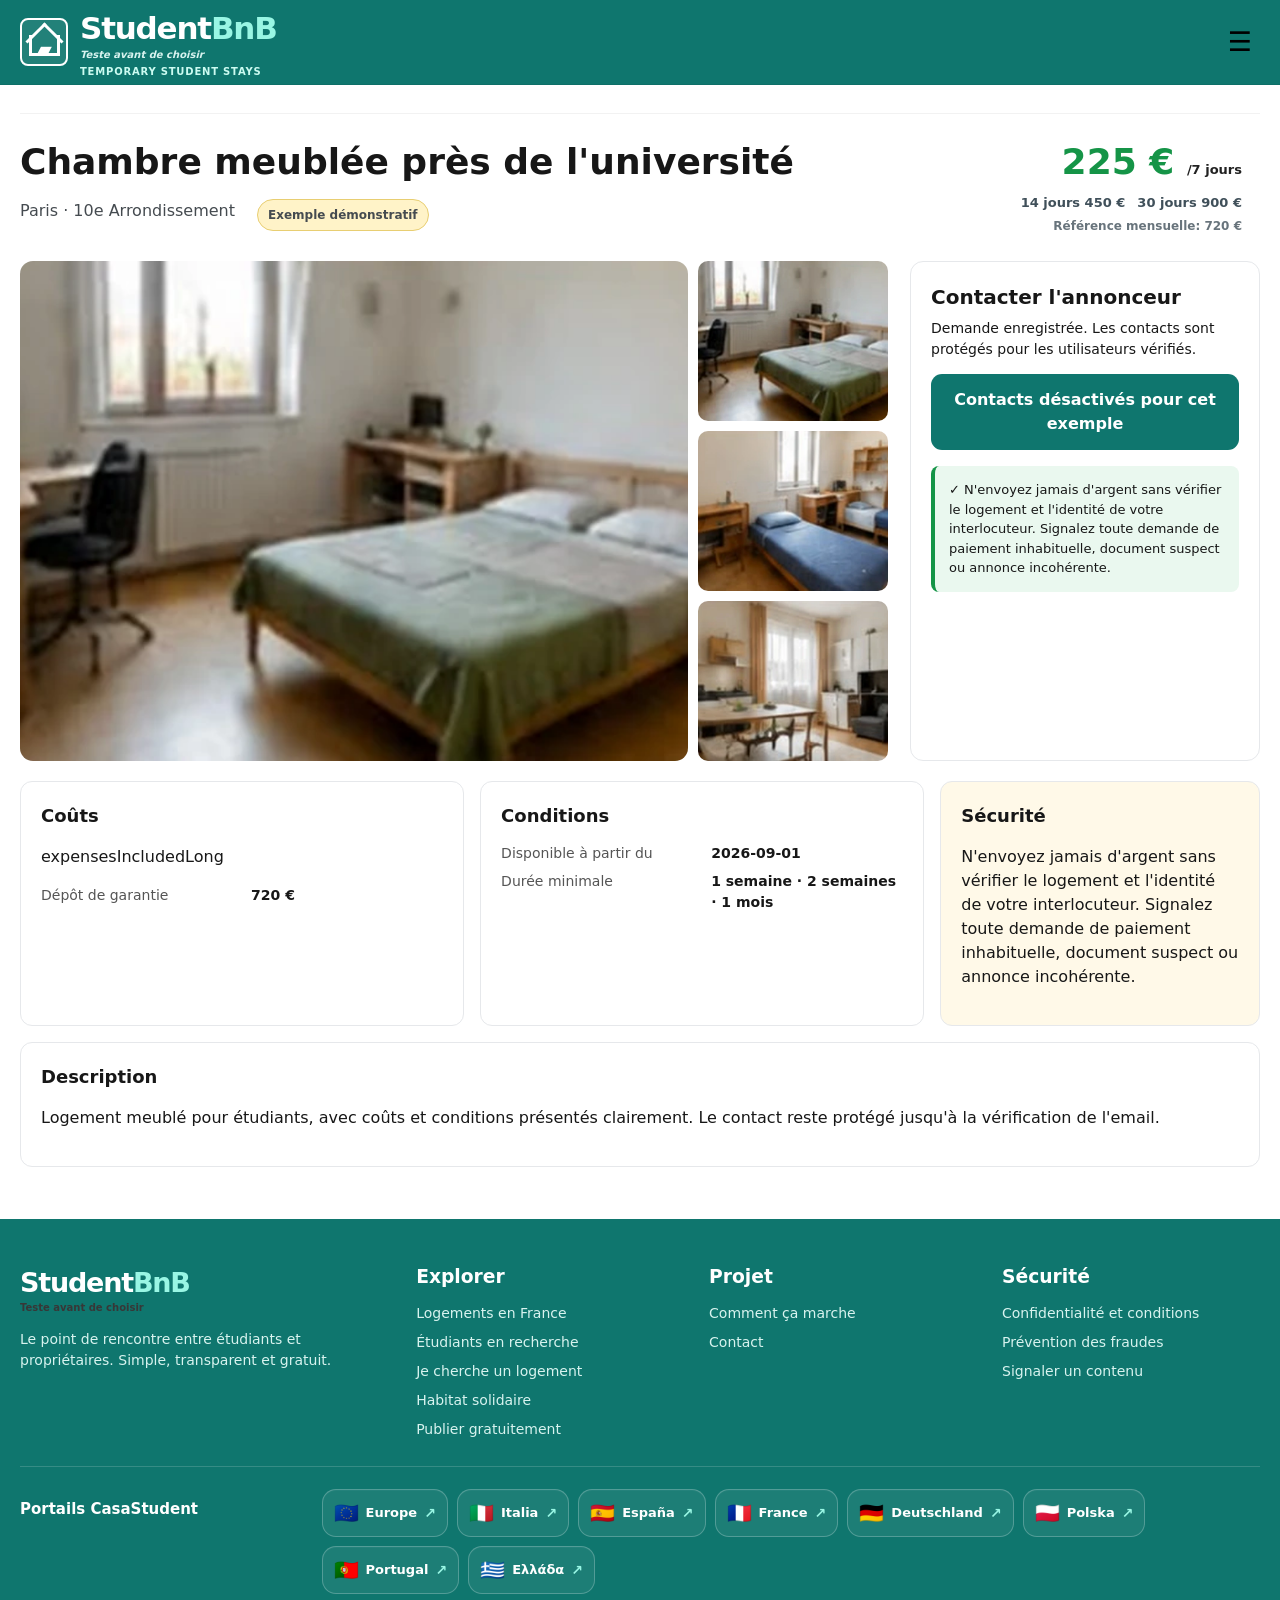
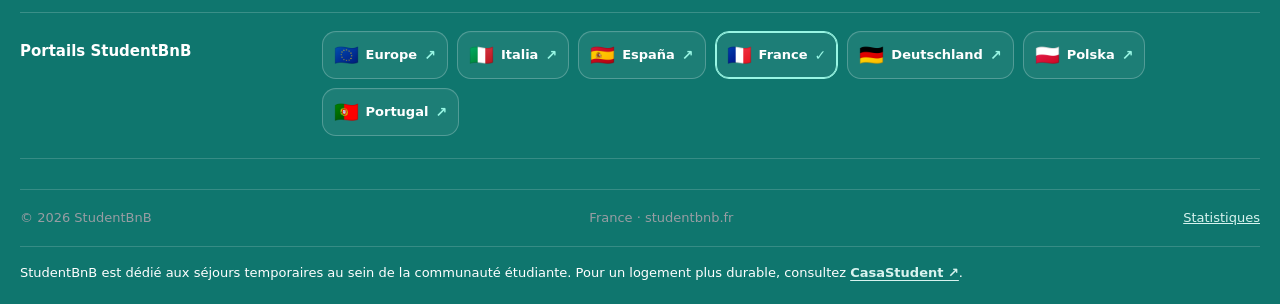
<file: annonce.html>
<!doctype html><html lang="fr"><head><meta charset="utf-8"><meta name="viewport" content="width=device-width,initial-scale=1"><meta name="theme-color" content="#0F766E"><link rel="stylesheet" href="assets/css/style.css"><link rel="stylesheet" href="assets/css/country.css"><title>Détail de l&#x27;annonce | StudentBnB</title><meta name="description" content="Logement meublé pour étudiants, avec coûts et conditions présentés clairement. Le contact reste protégé jusqu&#x27;à la vérification de l&#x27;email."><link rel="canonical" href="https://studentbnb.fr/annonce.html"><link rel="stylesheet" href="assets/css/studentbnb-brand.css?v=20260902-final"></head><body><header class="site-header"><div class="container header-inner">
<a class="brand" href="index.html" aria-label="StudentBnB home"><span class="brand-icon" aria-hidden="true"><span class="brand-cap">▰</span></span><span>Student<strong>BnB</strong><small>Trouve ta chambre. Vis ta ville.</small></span></a>
<button class="menu-button" aria-label="Menu" aria-expanded="false">☰</button>
<nav class="main-nav" aria-label="Navigation principale"><a href="index.html#how">Comment ça marche</a><a href="etudiants.html">Étudiants en recherche</a><a class="nav-social-link" href="habitat-solidaire.html">Habitat solidaire</a><a class="nav-feature-link" href="je-cherche.html">Je cherche un logement</a><a class="header-cta" href="publier.html">Publier gratuitement</a><a class="account-link" href="#" data-login>♙ <span data-account-label>Se connecter</span></a></nav>
</div></header><main id="listing-detail" class="detail-page"><div class="container"><div class="breadcrumb" style="background:transparent"><a href="index.html">Accueil</a> › <a href="ville.html">Logements en France</a> › <strong>Détail de l&#x27;annonce</strong></div><div class="detail-title-row"><div><h1 id="listing-title"></h1><div class="top-meta"><span id="listing-place"></span><span class="verification-badge">✓ Email vérifié</span></div></div><div class="detail-price"><div class="price" id="listing-price"></div></div></div><div class="gallery-contact"><div class="gallery"><img class="main-photo" id="listing-main-image" alt=""><div class="thumbs"><button class="thumb"><img data-gallery-image alt=""></button><button class="thumb"><img data-gallery-image alt=""></button><button class="thumb"><img data-gallery-image alt=""></button></div></div><aside class="contact-card"><h2>Contacter l&#x27;annonceur</h2><p>Demande enregistrée. Les contacts sont protégés pour les utilisateurs vérifiés.</p><button class="btn btn-yellow btn-block" id="contact-owner" type="button">Contacter l&#x27;annonceur</button><div class="safety-box">✓ N&#x27;envoyez jamais d&#x27;argent sans vérifier le logement et l&#x27;identité de votre interlocuteur. Signalez toute demande de paiement inhabituelle, document suspect ou annonce incohérente.</div></aside></div><div class="detail-grid" style="margin-top:20px"><section class="info-card"><h2>Coûts</h2><p id="listing-costs"></p><dl class="definition-list"><dt>Dépôt de garantie</dt><dd id="listing-deposit"></dd></dl></section><section class="info-card"><h2>Conditions</h2><dl class="definition-list"><dt>Disponible à partir du</dt><dd id="listing-availability"></dd><dt>Durée minimale</dt><dd id="listing-minimum"></dd></dl></section><section class="info-card cost-card"><h2>Sécurité</h2><p>N&#x27;envoyez jamais d&#x27;argent sans vérifier le logement et l&#x27;identité de votre interlocuteur. Signalez toute demande de paiement inhabituelle, document suspect ou annonce incohérente.</p></section></div><section class="info-card"><h2>Description</h2><p id="listing-description"></p></section></div></main><footer class="site-footer" id="contact"><div class="container"><div class="footer-grid">
<div><a class="brand" href="index.html" style="font-size:27px"><span>Student<strong>BnB</strong></span></a><p>Le point de rencontre entre étudiants et propriétaires. Simple, transparent et gratuit.</p></div>
<div><h3>Explorer</h3><div class="footer-links"><a href="ville.html">Logements en France</a><a href="etudiants.html">Étudiants en recherche</a><a href="je-cherche.html">Je cherche un logement</a><a href="habitat-solidaire.html">Habitat solidaire</a><a href="publier.html">Publier gratuitement</a></div></div>
<div><h3>Projet</h3><div class="footer-links"><a href="index.html#how">Comment ça marche</a><a href="index.html#contact">Contact</a></div></div>
<div><h3>Sécurité</h3><div class="footer-links"><a href="confidentialite.html">Confidentialité et conditions</a><a href="confidentialite.html#security">Prévention des fraudes</a><a href="mailto:signalement@studentbnb.fr">Signaler un contenu</a></div></div>
</div><div class="footer-international"><strong>CasaStudent en Europe</strong><div class="footer-country-links" data-network></div></div><div class="footer-bottom"><span>© 2026 CasaStudent</span><span>France · studentbnb.fr</span></div></div></footer><div class="modal-backdrop" id="login-modal" role="dialog" aria-modal="true" aria-labelledby="login-title"><div class="modal"><button class="modal-close" data-close-modal aria-label="Fermer">×</button><h2 id="login-title">Se connecter</h2><p>Consultez votre email pour terminer la vérification.</p><form id="login-form"><div class="field"><label for="login-email">Email</label><input id="login-email" name="email" type="email" required autocomplete="email" placeholder="name@email.com"></div><button class="btn btn-yellow btn-block" type="submit">Confirmer et continuer</button></form></div></div><div id="toast" class="toast" role="status" aria-live="polite"></div><script src="assets/js/config.js"></script><script src="assets/js/data.js"></script><script src="assets/js/api.js"></script><script src="assets/js/app.js?v=20260902-final"></script><script src="assets/js/studentbnb-brand.js?v=20260902-final"></script></body></html>
</file>
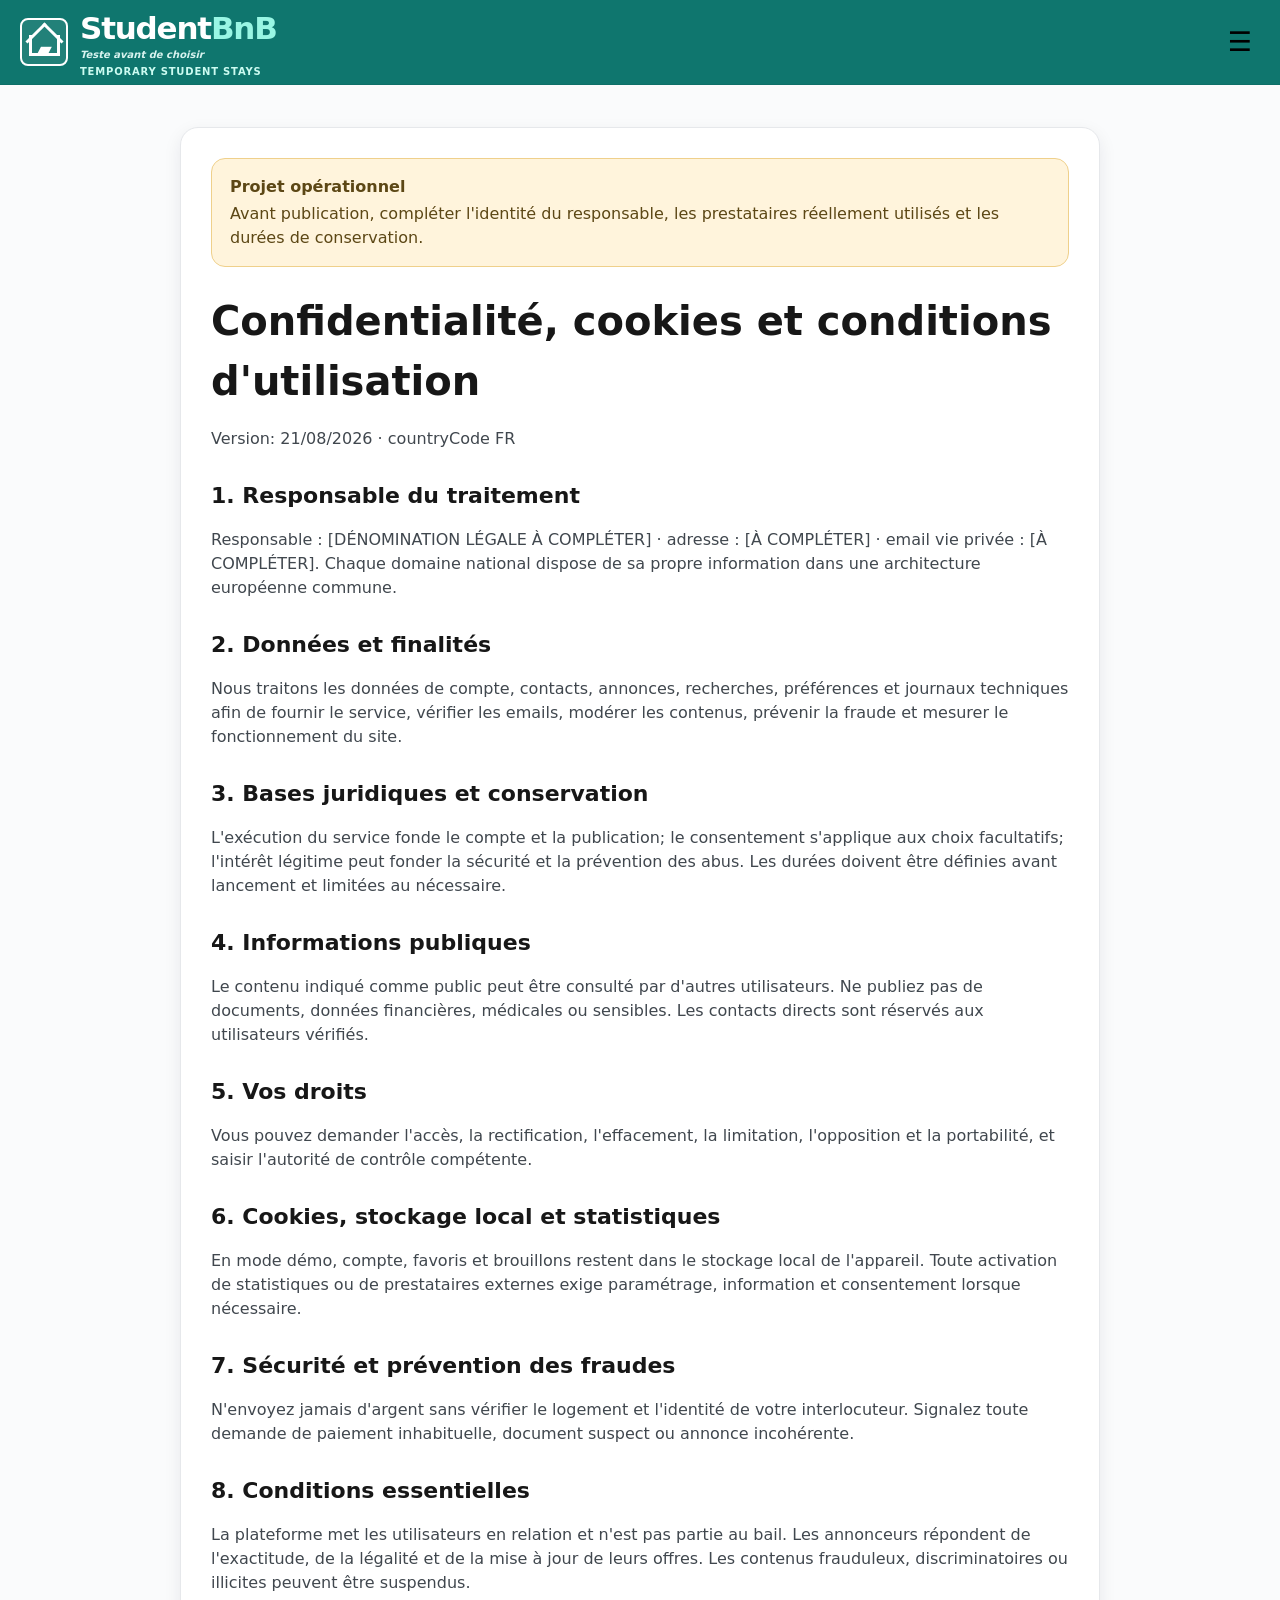
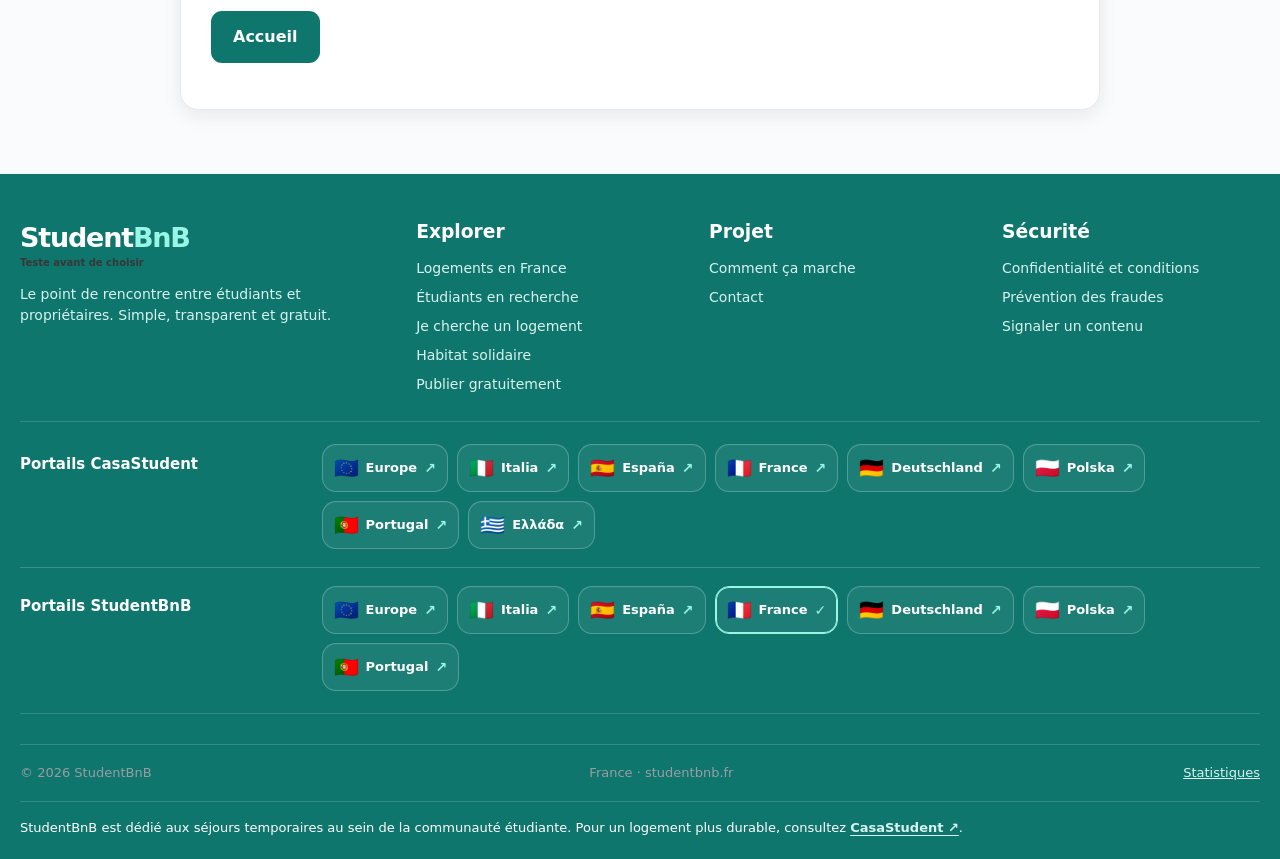
<file: confidentialite.html>
<!doctype html><html lang="fr"><head><meta charset="utf-8"><meta name="viewport" content="width=device-width,initial-scale=1"><meta name="theme-color" content="#0F766E"><link rel="stylesheet" href="assets/css/style.css"><link rel="stylesheet" href="assets/css/country.css"><title>Confidentialité, cookies et conditions d&#x27;utilisation | StudentBnB</title><meta name="description" content="Avant publication, compléter l&#x27;identité du responsable, les prestataires réellement utilisés et les durées de conservation."><link rel="canonical" href="https://studentbnb.fr/confidentialite.html"><link rel="stylesheet" href="assets/css/studentbnb-brand.css?v=20260902-final"></head><body><header class="site-header"><div class="container header-inner">
<a class="brand" href="index.html" aria-label="StudentBnB home"><span class="brand-icon" aria-hidden="true"><span class="brand-cap">▰</span></span><span>Student<strong>BnB</strong><small>Trouve ta chambre. Vis ta ville.</small></span></a>
<button class="menu-button" aria-label="Menu" aria-expanded="false">☰</button>
<nav class="main-nav" aria-label="Navigation principale"><a href="index.html#how">Comment ça marche</a><a href="etudiants.html">Étudiants en recherche</a><a class="nav-social-link" href="habitat-solidaire.html">Habitat solidaire</a><a class="nav-feature-link" href="je-cherche.html">Je cherche un logement</a><a class="header-cta" href="publier.html">Publier gratuitement</a><a class="account-link" href="#" data-login>♙ <span data-account-label>Se connecter</span></a></nav>
</div></header><main class="legal-content"><div class="container"><article class="legal-card card"><div class="legal-draft"><strong>Projet opérationnel</strong>Avant publication, compléter l&#x27;identité du responsable, les prestataires réellement utilisés et les durées de conservation.</div><h1>Confidentialité, cookies et conditions d&#x27;utilisation</h1><p>Version: 21/08/2026 · countryCode FR</p><section><h2>1. Responsable du traitement</h2><p>Responsable : [DÉNOMINATION LÉGALE À COMPLÉTER] · adresse : [À COMPLÉTER] · email vie privée : [À COMPLÉTER]. Chaque domaine national dispose de sa propre information dans une architecture européenne commune.</p></section><section><h2>2. Données et finalités</h2><p>Nous traitons les données de compte, contacts, annonces, recherches, préférences et journaux techniques afin de fournir le service, vérifier les emails, modérer les contenus, prévenir la fraude et mesurer le fonctionnement du site.</p></section><section><h2>3. Bases juridiques et conservation</h2><p>L&#x27;exécution du service fonde le compte et la publication; le consentement s&#x27;applique aux choix facultatifs; l&#x27;intérêt légitime peut fonder la sécurité et la prévention des abus. Les durées doivent être définies avant lancement et limitées au nécessaire.</p></section><section><h2>4. Informations publiques</h2><p>Le contenu indiqué comme public peut être consulté par d&#x27;autres utilisateurs. Ne publiez pas de documents, données financières, médicales ou sensibles. Les contacts directs sont réservés aux utilisateurs vérifiés.</p></section><section><h2>5. Vos droits</h2><p>Vous pouvez demander l&#x27;accès, la rectification, l&#x27;effacement, la limitation, l&#x27;opposition et la portabilité, et saisir l&#x27;autorité de contrôle compétente.</p></section><section><h2>6. Cookies, stockage local et statistiques</h2><p>En mode démo, compte, favoris et brouillons restent dans le stockage local de l&#x27;appareil. Toute activation de statistiques ou de prestataires externes exige paramétrage, information et consentement lorsque nécessaire.</p></section><section id="security"><h2>7. Sécurité et prévention des fraudes</h2><p>N&#x27;envoyez jamais d&#x27;argent sans vérifier le logement et l&#x27;identité de votre interlocuteur. Signalez toute demande de paiement inhabituelle, document suspect ou annonce incohérente.</p></section><section><h2>8. Conditions essentielles</h2><p>La plateforme met les utilisateurs en relation et n&#x27;est pas partie au bail. Les annonceurs répondent de l&#x27;exactitude, de la légalité et de la mise à jour de leurs offres. Les contenus frauduleux, discriminatoires ou illicites peuvent être suspendus.</p></section><p><a class="btn btn-yellow" href="index.html">Accueil</a></p></article></div></main><footer class="site-footer" id="contact"><div class="container"><div class="footer-grid">
<div><a class="brand" href="index.html" style="font-size:27px"><span>Student<strong>BnB</strong></span></a><p>Le point de rencontre entre étudiants et propriétaires. Simple, transparent et gratuit.</p></div>
<div><h3>Explorer</h3><div class="footer-links"><a href="ville.html">Logements en France</a><a href="etudiants.html">Étudiants en recherche</a><a href="je-cherche.html">Je cherche un logement</a><a href="habitat-solidaire.html">Habitat solidaire</a><a href="publier.html">Publier gratuitement</a></div></div>
<div><h3>Projet</h3><div class="footer-links"><a href="index.html#how">Comment ça marche</a><a href="index.html#contact">Contact</a></div></div>
<div><h3>Sécurité</h3><div class="footer-links"><a href="confidentialite.html">Confidentialité et conditions</a><a href="confidentialite.html#security">Prévention des fraudes</a><a href="mailto:signalement@studentbnb.fr">Signaler un contenu</a></div></div>
</div><div class="footer-international"><strong>CasaStudent en Europe</strong><div class="footer-country-links" data-network></div></div><div class="footer-bottom"><span>© 2026 CasaStudent</span><span>France · studentbnb.fr</span></div></div></footer><div class="modal-backdrop" id="login-modal" role="dialog" aria-modal="true" aria-labelledby="login-title"><div class="modal"><button class="modal-close" data-close-modal aria-label="Fermer">×</button><h2 id="login-title">Se connecter</h2><p>Consultez votre email pour terminer la vérification.</p><form id="login-form"><div class="field"><label for="login-email">Email</label><input id="login-email" name="email" type="email" required autocomplete="email" placeholder="name@email.com"></div><button class="btn btn-yellow btn-block" type="submit">Confirmer et continuer</button></form></div></div><div id="toast" class="toast" role="status" aria-live="polite"></div><script src="assets/js/config.js"></script><script src="assets/js/data.js"></script><script src="assets/js/api.js"></script><script src="assets/js/app.js?v=20260902-final"></script><script src="assets/js/studentbnb-brand.js?v=20260902-final"></script></body></html>
</file>
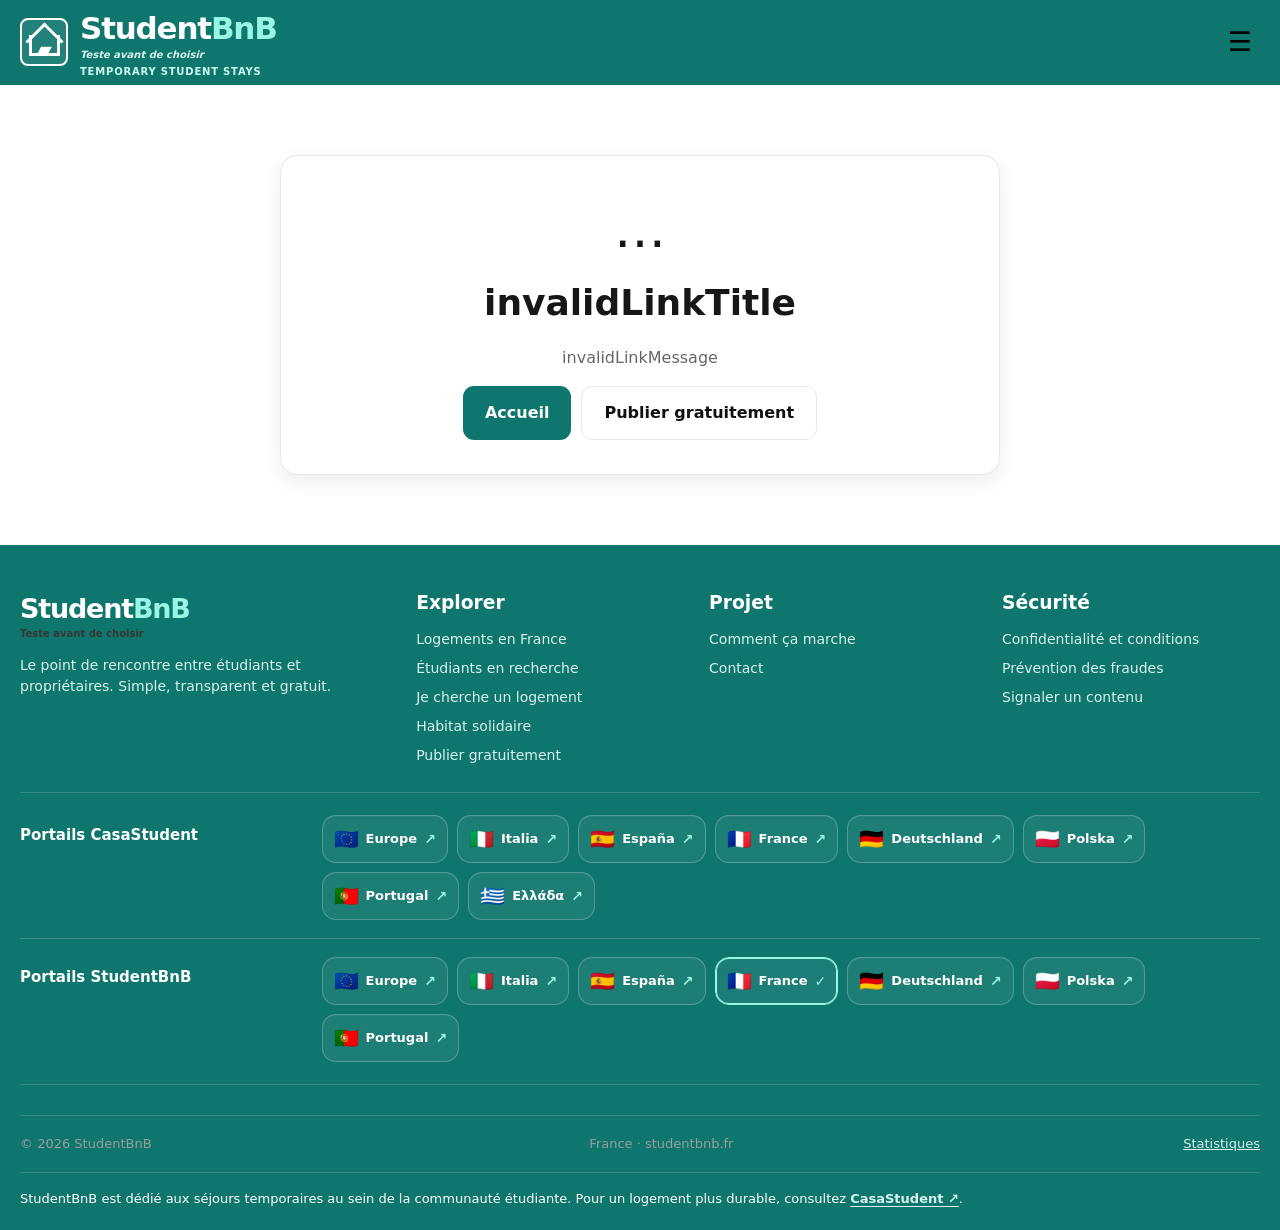
<file: confirmer-email.html>
<!doctype html><html lang="fr"><head><meta charset="utf-8"><meta name="viewport" content="width=device-width,initial-scale=1"><meta name="theme-color" content="#0F766E"><link rel="stylesheet" href="assets/css/style.css"><link rel="stylesheet" href="assets/css/country.css"><title>Email confirmé | StudentBnB</title><meta name="description" content="Consultez votre email pour terminer la vérification."><link rel="canonical" href="https://studentbnb.fr/confirmer-email.html"><link rel="stylesheet" href="assets/css/studentbnb-brand.css?v=20260902-final"></head><body><header class="site-header"><div class="container header-inner">
<a class="brand" href="index.html" aria-label="StudentBnB home"><span class="brand-icon" aria-hidden="true"><span class="brand-cap">▰</span></span><span>Student<strong>BnB</strong><small>Trouve ta chambre. Vis ta ville.</small></span></a>
<button class="menu-button" aria-label="Menu" aria-expanded="false">☰</button>
<nav class="main-nav" aria-label="Navigation principale"><a href="index.html#how">Comment ça marche</a><a href="etudiants.html">Étudiants en recherche</a><a class="nav-social-link" href="habitat-solidaire.html">Habitat solidaire</a><a class="nav-feature-link" href="je-cherche.html">Je cherche un logement</a><a class="header-cta" href="publier.html">Publier gratuitement</a><a class="account-link" href="#" data-login>♙ <span data-account-label>Se connecter</span></a></nav>
</div></header><main><div class="container"><section class="status-card card" id="confirmation-status"><div class="status-icon" id="confirmation-icon">…</div><h1 id="confirmation-title">Consultez votre email pour terminer la vérification.</h1><p id="confirmation-message"></p><div style="display:flex;gap:10px;justify-content:center;flex-wrap:wrap"><a class="btn btn-yellow" href="index.html">Accueil</a><a class="btn btn-white" href="publier.html">Publier gratuitement</a></div></section></div></main><footer class="site-footer" id="contact"><div class="container"><div class="footer-grid">
<div><a class="brand" href="index.html" style="font-size:27px"><span>Student<strong>BnB</strong></span></a><p>Le point de rencontre entre étudiants et propriétaires. Simple, transparent et gratuit.</p></div>
<div><h3>Explorer</h3><div class="footer-links"><a href="ville.html">Logements en France</a><a href="etudiants.html">Étudiants en recherche</a><a href="je-cherche.html">Je cherche un logement</a><a href="habitat-solidaire.html">Habitat solidaire</a><a href="publier.html">Publier gratuitement</a></div></div>
<div><h3>Projet</h3><div class="footer-links"><a href="index.html#how">Comment ça marche</a><a href="index.html#contact">Contact</a></div></div>
<div><h3>Sécurité</h3><div class="footer-links"><a href="confidentialite.html">Confidentialité et conditions</a><a href="confidentialite.html#security">Prévention des fraudes</a><a href="mailto:signalement@studentbnb.fr">Signaler un contenu</a></div></div>
</div><div class="footer-international"><strong>CasaStudent en Europe</strong><div class="footer-country-links" data-network></div></div><div class="footer-bottom"><span>© 2026 CasaStudent</span><span>France · studentbnb.fr</span></div></div></footer><div class="modal-backdrop" id="login-modal" role="dialog" aria-modal="true" aria-labelledby="login-title"><div class="modal"><button class="modal-close" data-close-modal aria-label="Fermer">×</button><h2 id="login-title">Se connecter</h2><p>Consultez votre email pour terminer la vérification.</p><form id="login-form"><div class="field"><label for="login-email">Email</label><input id="login-email" name="email" type="email" required autocomplete="email" placeholder="name@email.com"></div><button class="btn btn-yellow btn-block" type="submit">Confirmer et continuer</button></form></div></div><div id="toast" class="toast" role="status" aria-live="polite"></div><script src="assets/js/config.js"></script><script src="assets/js/data.js"></script><script src="assets/js/api.js"></script><script src="assets/js/app.js?v=20260902-final"></script><script src="assets/js/studentbnb-brand.js?v=20260902-final"></script></body></html>
</file>
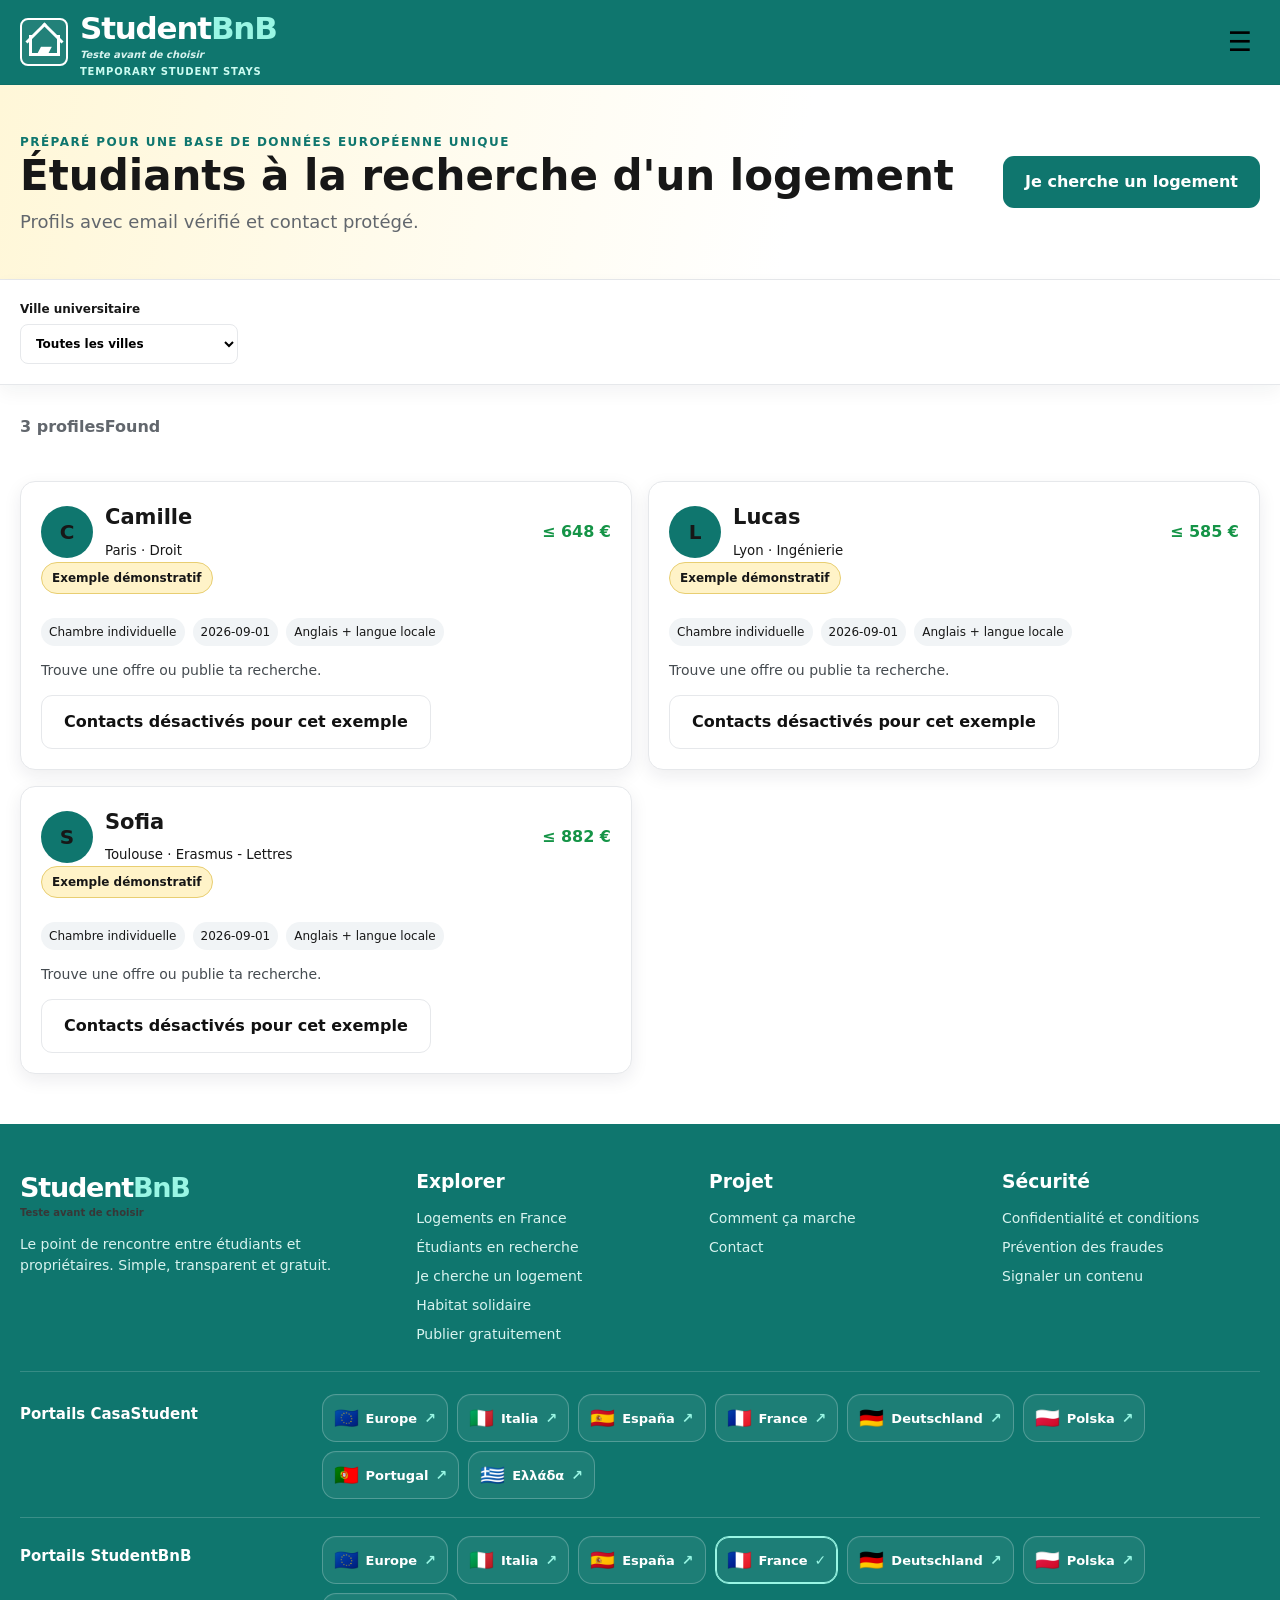
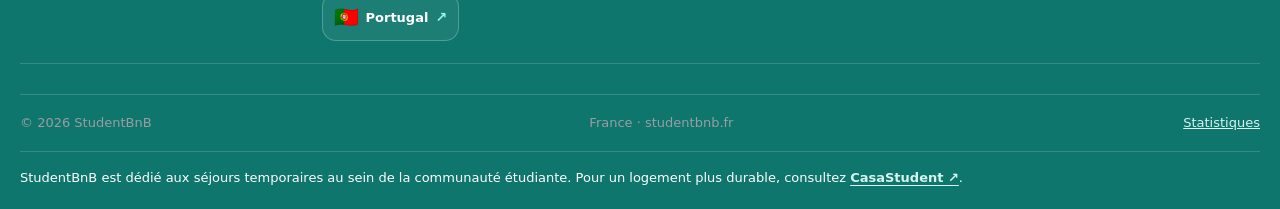
<file: etudiants.html>
<!doctype html><html lang="fr"><head><meta charset="utf-8"><meta name="viewport" content="width=device-width,initial-scale=1"><meta name="theme-color" content="#0F766E"><link rel="stylesheet" href="assets/css/style.css"><link rel="stylesheet" href="assets/css/country.css"><title>Étudiants à la recherche d&#x27;un logement | StudentBnB</title><meta name="description" content="Profils avec email vérifié et contact protégé."><link rel="canonical" href="https://studentbnb.fr/etudiants.html"><link rel="stylesheet" href="assets/css/studentbnb-brand.css?v=20260902-final"></head><body><header class="site-header"><div class="container header-inner">
<a class="brand" href="index.html" aria-label="StudentBnB home"><span class="brand-icon" aria-hidden="true"><span class="brand-cap">▰</span></span><span>Student<strong>BnB</strong><small>Trouve ta chambre. Vis ta ville.</small></span></a>
<button class="menu-button" aria-label="Menu" aria-expanded="false">☰</button>
<nav class="main-nav" aria-label="Navigation principale"><a href="index.html#how">Comment ça marche</a><a href="etudiants.html">Étudiants en recherche</a><a class="nav-social-link" href="habitat-solidaire.html">Habitat solidaire</a><a class="nav-feature-link" href="je-cherche.html">Je cherche un logement</a><a class="header-cta" href="publier.html">Publier gratuitement</a><a class="account-link" href="#" data-login>♙ <span data-account-label>Se connecter</span></a></nav>
</div></header><main><section class="request-hero"><div class="container request-hero-grid"><div><span class="kicker">Préparé pour une base de données européenne unique</span><h1>Étudiants à la recherche d&#x27;un logement</h1><p>Profils avec email vérifié et contact protégé.</p></div><a class="btn btn-yellow" href="je-cherche.html">Je cherche un logement</a></div></section><section class="filters"><div class="container filter-grid"><label>Ville universitaire<select id="student-filter-city"></select></label></div></section><section class="container"><div class="results-bar"><strong id="student-result-count"></strong></div><div class="student-card-grid" id="student-results"></div></section></main><footer class="site-footer" id="contact"><div class="container"><div class="footer-grid">
<div><a class="brand" href="index.html" style="font-size:27px"><span>Student<strong>BnB</strong></span></a><p>Le point de rencontre entre étudiants et propriétaires. Simple, transparent et gratuit.</p></div>
<div><h3>Explorer</h3><div class="footer-links"><a href="ville.html">Logements en France</a><a href="etudiants.html">Étudiants en recherche</a><a href="je-cherche.html">Je cherche un logement</a><a href="habitat-solidaire.html">Habitat solidaire</a><a href="publier.html">Publier gratuitement</a></div></div>
<div><h3>Projet</h3><div class="footer-links"><a href="index.html#how">Comment ça marche</a><a href="index.html#contact">Contact</a></div></div>
<div><h3>Sécurité</h3><div class="footer-links"><a href="confidentialite.html">Confidentialité et conditions</a><a href="confidentialite.html#security">Prévention des fraudes</a><a href="mailto:signalement@studentbnb.fr">Signaler un contenu</a></div></div>
</div><div class="footer-international"><strong>CasaStudent en Europe</strong><div class="footer-country-links" data-network></div></div><div class="footer-bottom"><span>© 2026 CasaStudent</span><span>France · studentbnb.fr</span></div></div></footer><div class="modal-backdrop" id="login-modal" role="dialog" aria-modal="true" aria-labelledby="login-title"><div class="modal"><button class="modal-close" data-close-modal aria-label="Fermer">×</button><h2 id="login-title">Se connecter</h2><p>Consultez votre email pour terminer la vérification.</p><form id="login-form"><div class="field"><label for="login-email">Email</label><input id="login-email" name="email" type="email" required autocomplete="email" placeholder="name@email.com"></div><button class="btn btn-yellow btn-block" type="submit">Confirmer et continuer</button></form></div></div><div id="toast" class="toast" role="status" aria-live="polite"></div><script src="assets/js/config.js"></script><script src="assets/js/data.js"></script><script src="assets/js/api.js"></script><script src="assets/js/app.js?v=20260902-final"></script><script src="assets/js/studentbnb-brand.js?v=20260902-final"></script></body></html>
</file>
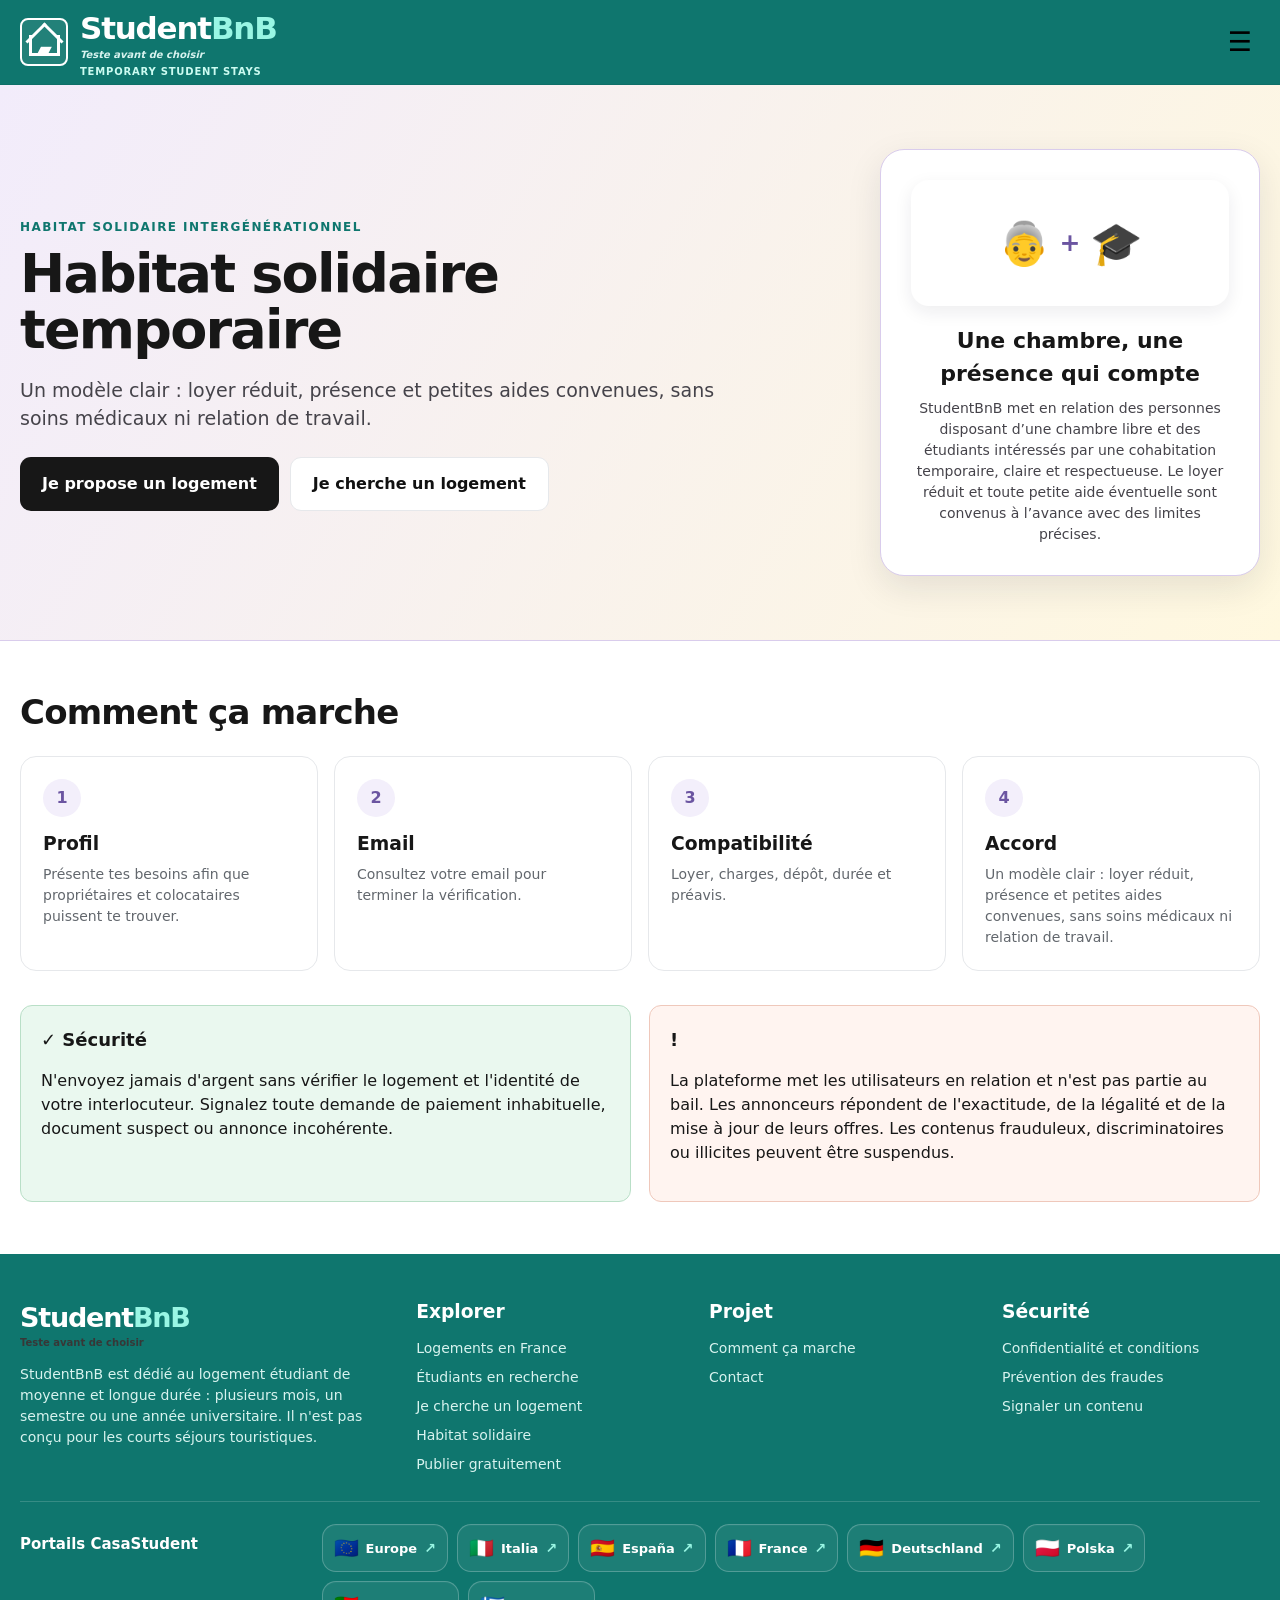
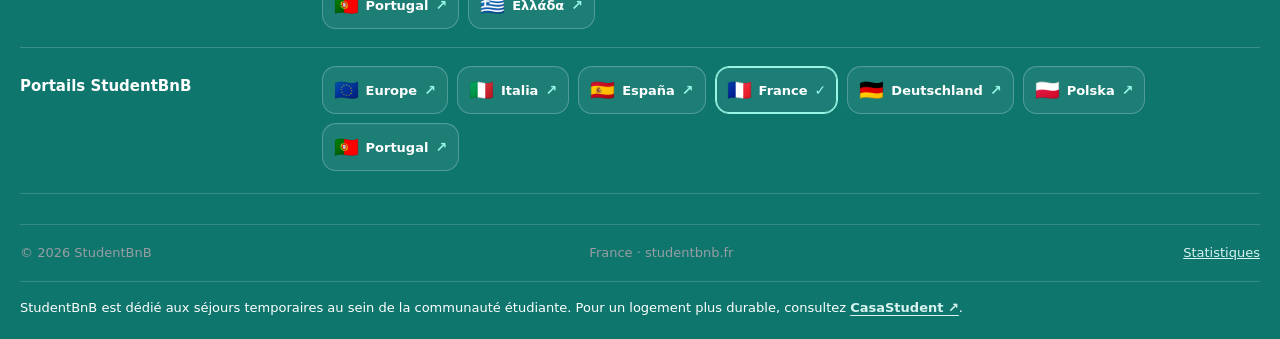
<file: habitat-solidaire.html>
<!doctype html><html lang="fr"><head><meta charset="utf-8"><meta name="viewport" content="width=device-width,initial-scale=1"><meta name="theme-color" content="#0F766E"><link rel="stylesheet" href="assets/css/style.css"><link rel="stylesheet" href="assets/css/country.css"><style>@media(max-width:590px){.solidarity-page-grid{grid-template-columns:1fr!important}.solidarity-page-actions{justify-content:center}.solidarity-card-visual{width:100%;max-width:520px;margin-inline:auto}.solidarity-content .container{width:min(100% - 28px,var(--max));margin-inline:auto}}</style><title>Habitat solidaire entre générations | StudentBnB</title><meta name="description" content="Un modèle clair : loyer réduit, présence et petites aides convenues, sans soins médicaux ni relation de travail."><link rel="canonical" href="https://studentbnb.fr/habitat-solidaire.html"><link rel="stylesheet" href="assets/css/studentbnb-brand.css?v=20260902-final"></head><body><header class="site-header"><div class="container header-inner">
<a class="brand" href="index.html" aria-label="StudentBnB home"><span class="brand-icon" aria-hidden="true"><span class="brand-cap">▰</span></span><span>Student<strong>BnB</strong><small>Trouve ta chambre. Vis ta ville.</small></span></a>
<button class="menu-button" aria-label="Menu" aria-expanded="false">☰</button>
<nav class="main-nav" aria-label="Navigation principale"><a href="index.html#how">Comment ça marche</a><a href="etudiants.html">Étudiants en recherche</a><a class="nav-social-link" href="habitat-solidaire.html">Habitat solidaire</a><a class="nav-feature-link" href="je-cherche.html">Je cherche un logement</a><a class="header-cta" href="publier.html">Publier gratuitement</a><a class="account-link" href="#" data-login>♙ <span data-account-label>Se connecter</span></a></nav>
</div></header><main><section class="solidarity-page-hero"><div class="container solidarity-page-grid"><div><span class="kicker">Habitat solidaire intergénérationnel</span><h1>Habitat solidaire entre générations</h1><p>Un modèle clair : loyer réduit, présence et petites aides convenues, sans soins médicaux ni relation de travail.</p><div class="solidarity-page-actions"><a class="btn btn-dark" href="publier.html?formula=intergenerational">Je propose un logement</a><a class="btn btn-white" href="je-cherche.html?formula=intergenerational">Je cherche un logement</a></div></div><div class="solidarity-card-visual"><div class="solidarity-visual"><span>👵</span><b>+</b><span>🎓</span></div><strong>Une chambre, une présence qui compte</strong><p>Une personne âgée peut proposer une chambre à loyer modéré en échange de compagnie et de petits services convenus à l&#x27;avance.</p></div></div></section><section class="solidarity-content"><div class="container"><h2 class="section-title">Comment ça marche</h2><div class="solidarity-steps"><article class="solidarity-step"><b>1</b><h3>Profil</h3><p>Présente tes besoins afin que propriétaires et colocataires puissent te trouver.</p></article><article class="solidarity-step"><b>2</b><h3>Email</h3><p>Consultez votre email pour terminer la vérification.</p></article><article class="solidarity-step"><b>3</b><h3>Compatibilité</h3><p>Loyer, charges, dépôt, durée et préavis.</p></article><article class="solidarity-step"><b>4</b><h3>Accord</h3><p>Un modèle clair : loyer réduit, présence et petites aides convenues, sans soins médicaux ni relation de travail.</p></article></div><div class="solidarity-safety"><article class="info-card"><h2>✓ Sécurité</h2><p>N&#x27;envoyez jamais d&#x27;argent sans vérifier le logement et l&#x27;identité de votre interlocuteur. Signalez toute demande de paiement inhabituelle, document suspect ou annonce incohérente.</p></article><article class="info-card"><h2>!</h2><p>La plateforme met les utilisateurs en relation et n&#x27;est pas partie au bail. Les annonceurs répondent de l&#x27;exactitude, de la légalité et de la mise à jour de leurs offres. Les contenus frauduleux, discriminatoires ou illicites peuvent être suspendus.</p></article></div></div></section></main><footer class="site-footer" id="contact"><div class="container"><div class="footer-grid">
<div><a class="brand" href="index.html" style="font-size:27px"><span>Student<strong>BnB</strong></span></a><p>CasaStudent est dédié au logement étudiant de moyenne et longue durée : plusieurs mois, un semestre ou une année universitaire. Il n'est pas conçu pour les courts séjours touristiques.</p></div>
<div><h3>Explorer</h3><div class="footer-links"><a href="ville.html">Logements en France</a><a href="etudiants.html">Étudiants en recherche</a><a href="je-cherche.html">Je cherche un logement</a><a href="habitat-solidaire.html">Habitat solidaire</a><a href="publier.html">Publier gratuitement</a></div></div>
<div><h3>Projet</h3><div class="footer-links"><a href="index.html#how">Comment ça marche</a><a href="index.html#contact">Contact</a></div></div>
<div><h3>Sécurité</h3><div class="footer-links"><a href="confidentialite.html">Confidentialité et conditions</a><a href="confidentialite.html#security">Prévention des fraudes</a><a href="mailto:signalement@studentbnb.fr">Signaler un contenu</a></div></div>
</div><div class="footer-international"><strong>CasaStudent en Europe</strong><div class="footer-country-links" data-network></div></div><div class="footer-bottom"><span>© 2026 CasaStudent</span><span>France · studentbnb.fr</span></div></div></footer><div class="modal-backdrop" id="login-modal" role="dialog" aria-modal="true" aria-labelledby="login-title"><div class="modal"><button class="modal-close" data-close-modal aria-label="Fermer">×</button><h2 id="login-title">Se connecter</h2><p>Consultez votre email pour terminer la vérification.</p><form id="login-form"><div class="field"><label for="login-email">Email</label><input id="login-email" name="email" type="email" required autocomplete="email" placeholder="name@email.com"></div><button class="btn btn-yellow btn-block" type="submit">Confirmer et continuer</button></form></div></div><div id="toast" class="toast" role="status" aria-live="polite"></div><script src="assets/js/config.js"></script><script src="assets/js/data.js"></script><script src="assets/js/api.js"></script><script src="assets/js/app.js?v=20260902-final"></script><script src="assets/js/studentbnb-brand.js?v=20260902-final"></script></body></html>
</file>
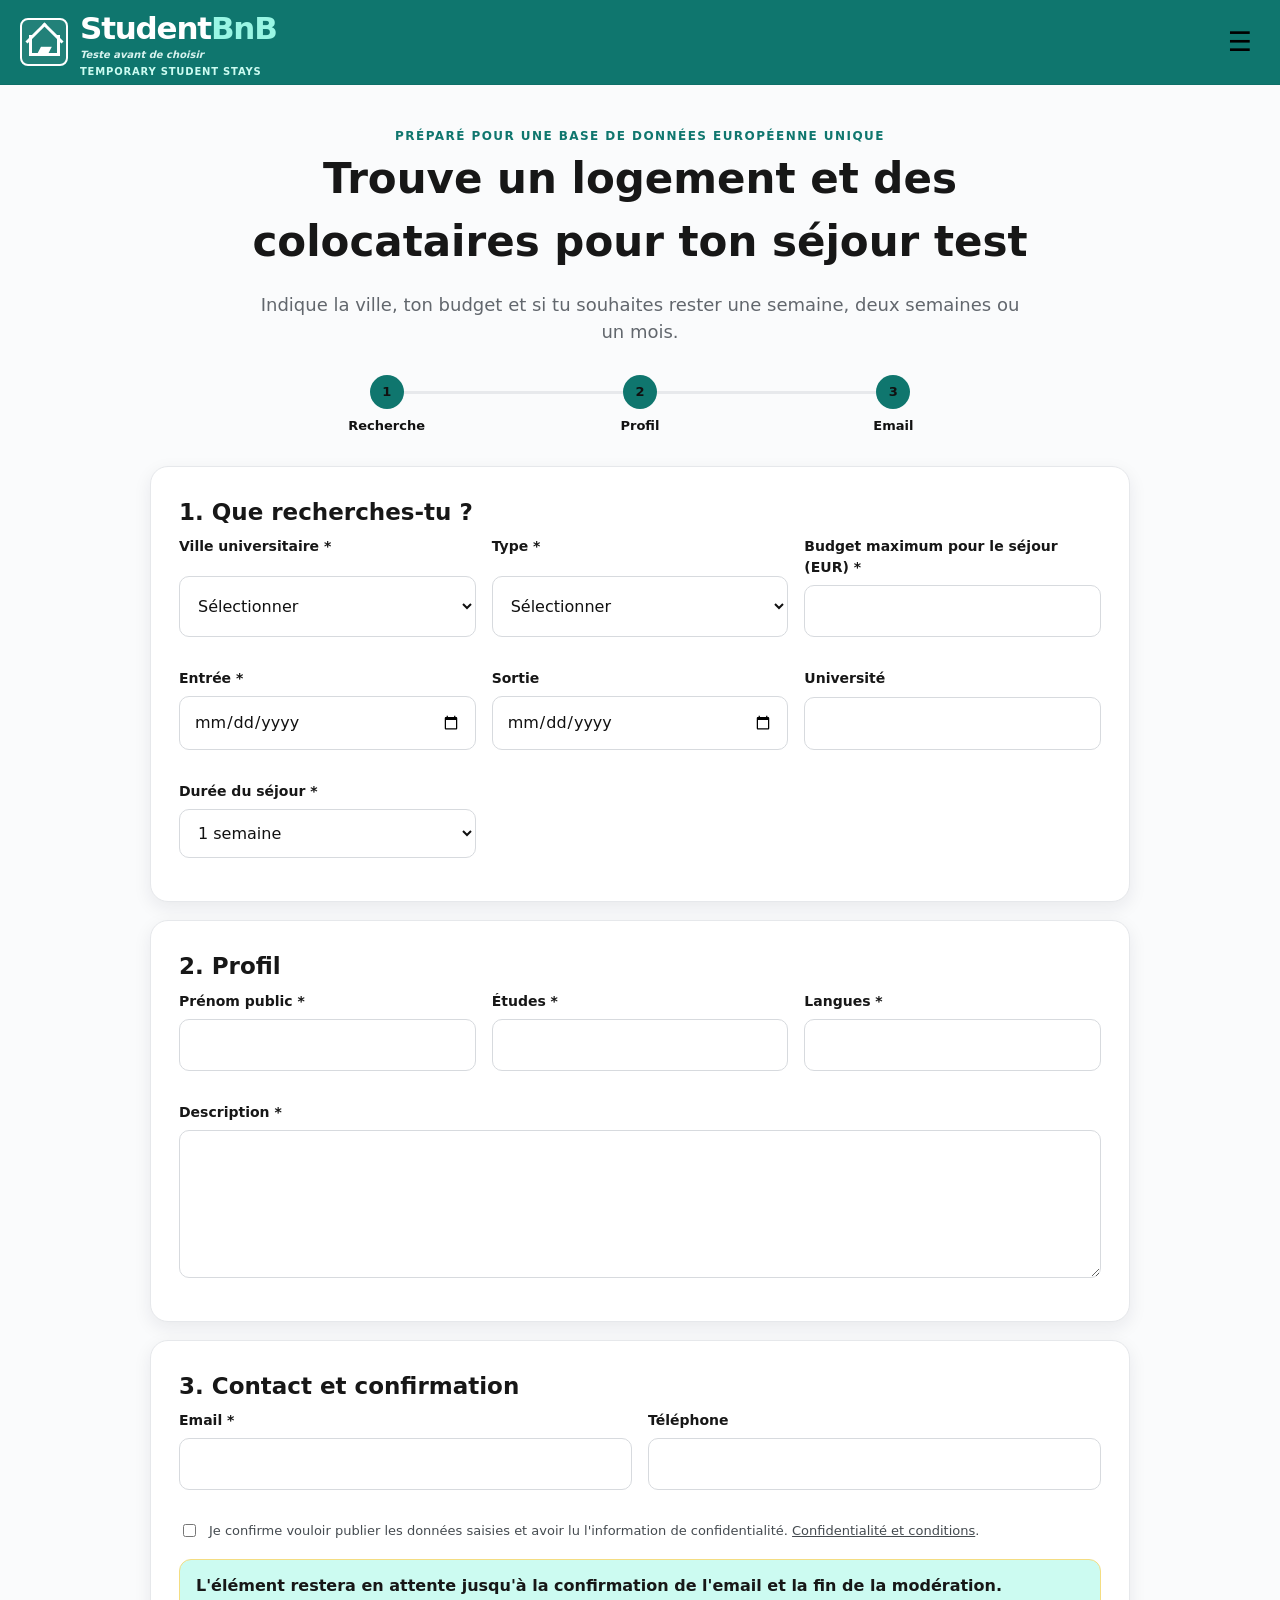
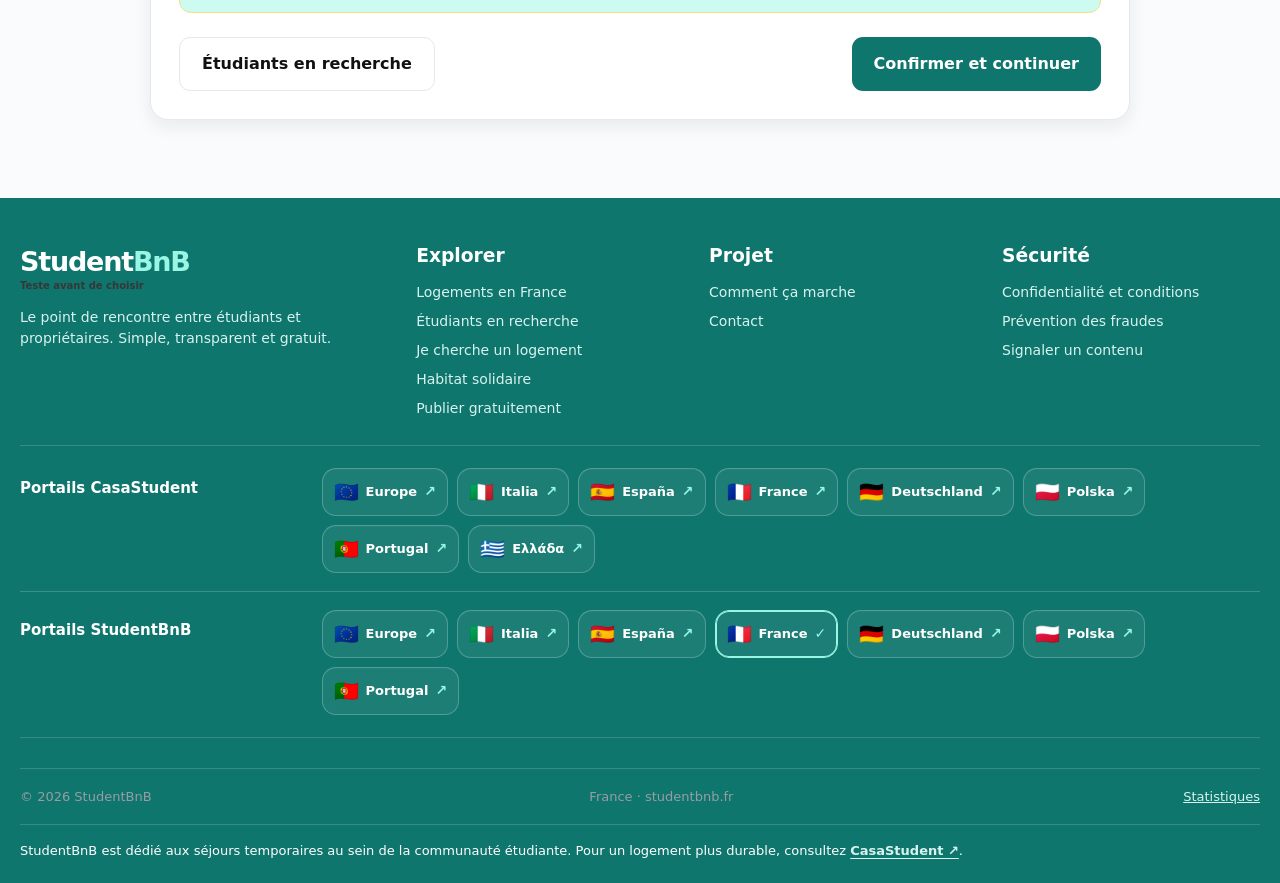
<file: je-cherche.html>
<!doctype html><html lang="fr"><head><meta charset="utf-8"><meta name="viewport" content="width=device-width,initial-scale=1"><meta name="theme-color" content="#0F766E"><link rel="stylesheet" href="assets/css/style.css"><link rel="stylesheet" href="assets/css/country.css"><title>Publie ta recherche | StudentBnB</title><meta name="description" content="Présente tes besoins afin que propriétaires et colocataires puissent te trouver."><link rel="canonical" href="https://studentbnb.fr/je-cherche.html"><link rel="stylesheet" href="assets/css/studentbnb-brand.css?v=20260902-final"></head><body><header class="site-header"><div class="container header-inner">
<a class="brand" href="index.html" aria-label="StudentBnB home"><span class="brand-icon" aria-hidden="true"><span class="brand-cap">▰</span></span><span>Student<strong>BnB</strong><small>Trouve ta chambre. Vis ta ville.</small></span></a>
<button class="menu-button" aria-label="Menu" aria-expanded="false">☰</button>
<nav class="main-nav" aria-label="Navigation principale"><a href="index.html#how">Comment ça marche</a><a href="etudiants.html">Étudiants en recherche</a><a class="nav-social-link" href="habitat-solidaire.html">Habitat solidaire</a><a class="nav-feature-link" href="je-cherche.html">Je cherche un logement</a><a class="header-cta" href="publier.html">Publier gratuitement</a><a class="account-link" href="#" data-login>♙ <span data-account-label>Se connecter</span></a></nav>
</div></header><main class="form-shell"><div class="container"><div class="form-heading"><span class="kicker">Préparé pour une base de données européenne unique</span><h1>Publie ta recherche</h1><p>Présente tes besoins afin que propriétaires et colocataires puissent te trouver.</p></div><div class="progress three"><div class="progress-step active" data-step="1"><span>Recherche</span></div><div class="progress-step active" data-step="2"><span>Profil</span></div><div class="progress-step active" data-step="3"><span>Email</span></div></div><form id="student-request-form" class="publish-form"><input type="hidden" name="countryCode" value="FR"><section class="form-section card"><h2>1. Que recherches-tu ?</h2><div class="form-grid three"><div class="field"><label for="request-city">Ville universitaire *</label><select id="request-city" name="city" required></select></div><div class="field"><label for="request-type">Type *</label><select id="request-type" name="type" required><option value="">Sélectionner</option><option>Chambre individuelle</option><option>Place en chambre partagée</option><option>Studio</option><option>T1</option><option>Appartement</option></select></div><div class="field"><label for="request-budget">Loyer max (EUR) *</label><input id="request-budget" name="budget" type="number" min="1" required></div><div class="field"><label for="request-from">Entrée *</label><input id="request-from" name="available_from" type="date" required></div><div class="field"><label for="request-to">Sortie</label><input id="request-to" name="available_to" type="date"></div><div class="field"><label for="university">Université</label><input id="university" name="university"></div></div></section><section class="form-section card"><h2>2. Profil</h2><div class="form-grid three"><div class="field"><label for="name">Prénom public *</label><input id="name" name="name" required></div><div class="field"><label for="course">Études *</label><input id="course" name="course" required></div><div class="field"><label for="languages">Langues *</label><input id="languages" name="languages" required></div><div class="field full"><label for="bio">Description *</label><textarea id="bio" name="bio" rows="5" required></textarea></div></div></section><section class="form-section card"><h2>3. Contact et confirmation</h2><div class="form-grid"><div class="field"><label for="student-email">Email *</label><input id="student-email" name="email" type="email" required autocomplete="email"></div><div class="field"><label for="student-phone">Téléphone</label><input id="student-phone" name="phone" autocomplete="tel"></div></div><label class="form-consent"><input type="checkbox" required><span>Je confirme vouloir publier les données saisies et avoir lu l&#x27;information de confidentialité. <a href="confidentialite.html">Confidentialité et conditions</a>.</span></label><div class="notice" style="margin-top:18px"><strong>L&#x27;élément restera en attente jusqu&#x27;à la confirmation de l&#x27;email et la fin de la modération.</strong></div><div class="form-actions"><a class="btn btn-white" href="etudiants.html">Étudiants en recherche</a><button class="btn btn-yellow" type="submit">Confirmer et continuer</button></div><div class="verification-panel" id="verification-panel"><h3>Consultez votre email pour terminer la vérification.</h3><p data-verification-message></p><a class="btn btn-blue" data-demo-confirm hidden href="#">Simuler la confirmation de l&#x27;email</a></div></section></form></div></main><footer class="site-footer" id="contact"><div class="container"><div class="footer-grid">
<div><a class="brand" href="index.html" style="font-size:27px"><span>Student<strong>BnB</strong></span></a><p>Le point de rencontre entre étudiants et propriétaires. Simple, transparent et gratuit.</p></div>
<div><h3>Explorer</h3><div class="footer-links"><a href="ville.html">Logements en France</a><a href="etudiants.html">Étudiants en recherche</a><a href="je-cherche.html">Je cherche un logement</a><a href="habitat-solidaire.html">Habitat solidaire</a><a href="publier.html">Publier gratuitement</a></div></div>
<div><h3>Projet</h3><div class="footer-links"><a href="index.html#how">Comment ça marche</a><a href="index.html#contact">Contact</a></div></div>
<div><h3>Sécurité</h3><div class="footer-links"><a href="confidentialite.html">Confidentialité et conditions</a><a href="confidentialite.html#security">Prévention des fraudes</a><a href="mailto:signalement@studentbnb.fr">Signaler un contenu</a></div></div>
</div><div class="footer-international"><strong>CasaStudent en Europe</strong><div class="footer-country-links" data-network></div></div><div class="footer-bottom"><span>© 2026 CasaStudent</span><span>France · studentbnb.fr</span></div></div></footer><div class="modal-backdrop" id="login-modal" role="dialog" aria-modal="true" aria-labelledby="login-title"><div class="modal"><button class="modal-close" data-close-modal aria-label="Fermer">×</button><h2 id="login-title">Se connecter</h2><p>Consultez votre email pour terminer la vérification.</p><form id="login-form"><div class="field"><label for="login-email">Email</label><input id="login-email" name="email" type="email" required autocomplete="email" placeholder="name@email.com"></div><button class="btn btn-yellow btn-block" type="submit">Confirmer et continuer</button></form></div></div><div id="toast" class="toast" role="status" aria-live="polite"></div><script src="assets/js/config.js"></script><script src="assets/js/data.js"></script><script src="assets/js/api.js"></script><script src="assets/js/app.js?v=20260902-final"></script><script src="assets/js/studentbnb-brand.js?v=20260902-final"></script></body></html>
</file>
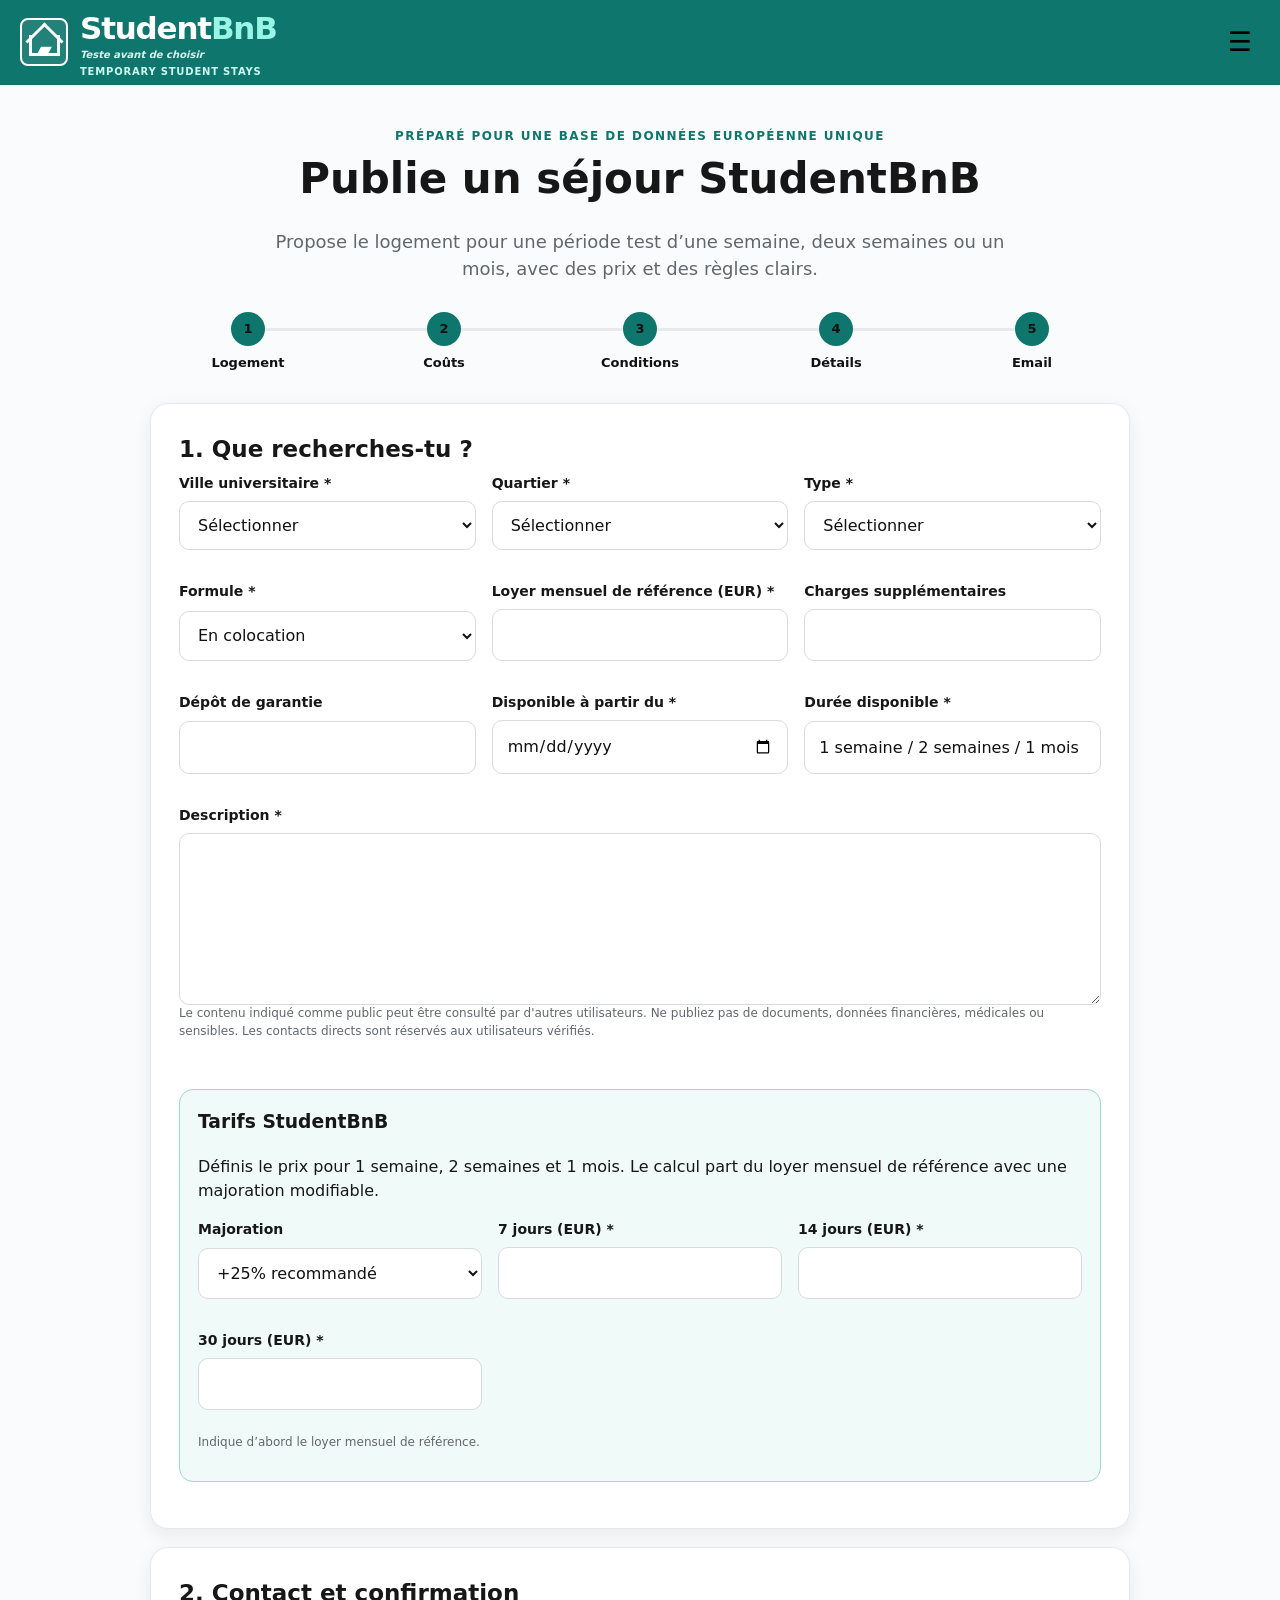
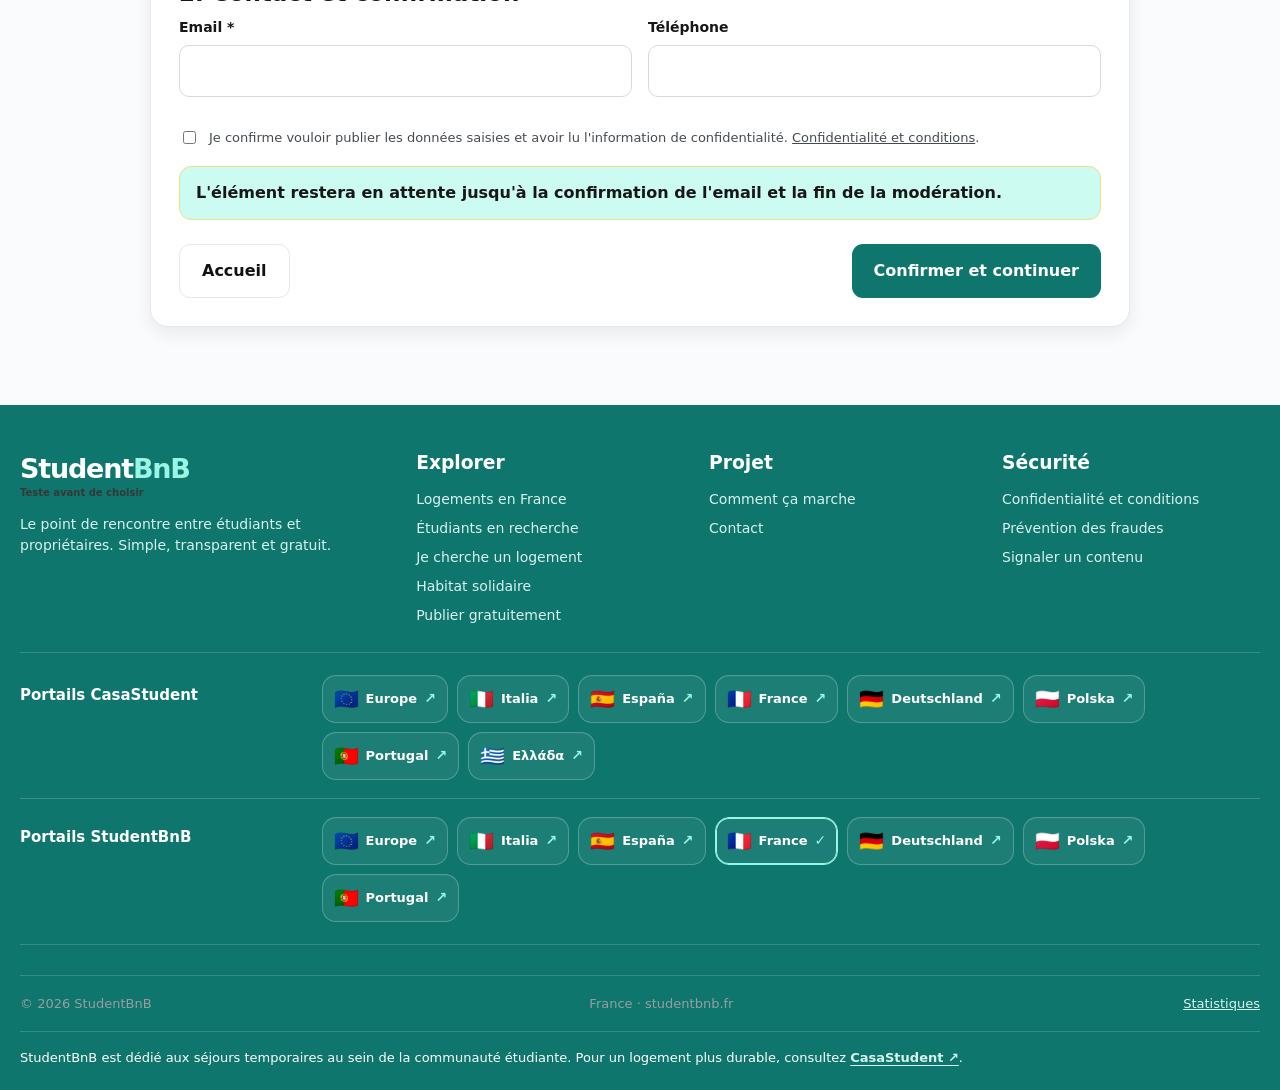
<file: publier.html>
<!doctype html><html lang="fr"><head><meta charset="utf-8"><meta name="viewport" content="width=device-width,initial-scale=1"><meta name="theme-color" content="#0F766E"><link rel="stylesheet" href="assets/css/style.css"><link rel="stylesheet" href="assets/css/country.css"><title>Publie ton logement | StudentBnB</title><meta name="description" content="Indique les coûts, conditions et contacts. L&#x27;annonce n&#x27;avance qu&#x27;après confirmation de l&#x27;email."><link rel="canonical" href="https://studentbnb.fr/publier.html"><link rel="stylesheet" href="assets/css/studentbnb-brand.css?v=20260902-final"></head><body><header class="site-header"><div class="container header-inner">
<a class="brand" href="index.html" aria-label="StudentBnB home"><span class="brand-icon" aria-hidden="true"><span class="brand-cap">▰</span></span><span>Student<strong>BnB</strong><small>Trouve ta chambre. Vis ta ville.</small></span></a>
<button class="menu-button" aria-label="Menu" aria-expanded="false">☰</button>
<nav class="main-nav" aria-label="Navigation principale"><a href="index.html#how">Comment ça marche</a><a href="etudiants.html">Étudiants en recherche</a><a class="nav-social-link" href="habitat-solidaire.html">Habitat solidaire</a><a class="nav-feature-link" href="je-cherche.html">Je cherche un logement</a><a class="header-cta" href="publier.html">Publier gratuitement</a><a class="account-link" href="#" data-login>♙ <span data-account-label>Se connecter</span></a></nav>
</div></header><main class="form-shell"><div class="container"><div class="form-heading"><span class="kicker">Préparé pour une base de données européenne unique</span><h1>Publie ton logement</h1><p>Indique les coûts, conditions et contacts. L&#x27;annonce n&#x27;avance qu&#x27;après confirmation de l&#x27;email.</p></div><div class="progress five"><div class="progress-step active" data-step="1"><span>Logement</span></div><div class="progress-step active" data-step="2"><span>Coûts</span></div><div class="progress-step active" data-step="3"><span>Conditions</span></div><div class="progress-step active" data-step="4"><span>Détails</span></div><div class="progress-step active" data-step="5"><span>Email</span></div></div><form id="publish-form" class="publish-form"><input type="hidden" name="countryCode" value="FR"><section class="form-section card"><h2>1. Que recherches-tu ?</h2><div class="form-grid three"><div class="field"><label for="city">Ville universitaire *</label><select id="city" name="city" required></select></div><div class="field"><label for="zone">Quartier *</label><select id="zone" name="zone" required><option value="">Sélectionner</option></select></div><div class="field"><label for="type">Type *</label><select id="type" name="type" required><option value="">Sélectionner</option><option>Chambre individuelle</option><option>Place en chambre partagée</option><option>Studio</option><option>T1</option><option>Appartement</option></select></div><div class="field"><label for="arrangement">Formule *</label><select id="arrangement" name="arrangement" required><option>En colocation</option><option>Logement entier</option><option>Résidence étudiante</option><option>Tout compris</option><option>Habitat intergénérationnel</option></select></div><div class="field"><label for="price">Loyer (EUR) *</label><input id="price" name="price" type="number" min="1" required></div><div class="field"><label for="expensesAmount">Charges supplémentaires</label><input id="expensesAmount" name="expenses_amount" type="number" min="0"></div><div class="field"><label for="deposit">Dépôt de garantie</label><input id="deposit" name="deposit" type="number" min="0"></div><div class="field"><label for="availableFrom">Disponible à partir du *</label><input id="availableFrom" name="available_from" type="date" required></div><div class="field"><label for="minimumStay">Durée minimale *</label><input id="minimumStay" name="minimum_stay" required placeholder="6 mois"></div><div class="field full"><label for="description">Description *</label><textarea id="description" name="description" rows="6" required></textarea><p class="form-row-note">Le contenu indiqué comme public peut être consulté par d&#x27;autres utilisateurs. Ne publiez pas de documents, données financières, médicales ou sensibles. Les contacts directs sont réservés aux utilisateurs vérifiés.</p></div></div></section><section class="form-section card"><h2>2. Contact et confirmation</h2><div class="form-grid"><div class="field"><label for="email">Email *</label><input id="email" name="email" type="email" required autocomplete="email"></div><div class="field"><label for="phone">Téléphone</label><input id="phone" name="phone" autocomplete="tel"></div></div><label class="form-consent"><input type="checkbox" required><span>Je confirme vouloir publier les données saisies et avoir lu l&#x27;information de confidentialité. <a href="confidentialite.html">Confidentialité et conditions</a>.</span></label><div class="notice" style="margin-top:18px"><strong>L&#x27;élément restera en attente jusqu&#x27;à la confirmation de l&#x27;email et la fin de la modération.</strong></div><div class="form-actions"><a class="btn btn-white" href="index.html">Accueil</a><button class="btn btn-yellow" type="submit">Confirmer et continuer</button></div><div class="verification-panel" id="verification-panel"><h3>Consultez votre email pour terminer la vérification.</h3><p data-verification-message></p><a class="btn btn-blue" data-demo-confirm hidden href="#">Simuler la confirmation de l&#x27;email</a></div></section></form></div></main><footer class="site-footer" id="contact"><div class="container"><div class="footer-grid">
<div><a class="brand" href="index.html" style="font-size:27px"><span>Student<strong>BnB</strong></span></a><p>Le point de rencontre entre étudiants et propriétaires. Simple, transparent et gratuit.</p></div>
<div><h3>Explorer</h3><div class="footer-links"><a href="ville.html">Logements en France</a><a href="etudiants.html">Étudiants en recherche</a><a href="je-cherche.html">Je cherche un logement</a><a href="habitat-solidaire.html">Habitat solidaire</a><a href="publier.html">Publier gratuitement</a></div></div>
<div><h3>Projet</h3><div class="footer-links"><a href="index.html#how">Comment ça marche</a><a href="index.html#contact">Contact</a></div></div>
<div><h3>Sécurité</h3><div class="footer-links"><a href="confidentialite.html">Confidentialité et conditions</a><a href="confidentialite.html#security">Prévention des fraudes</a><a href="mailto:signalement@studentbnb.fr">Signaler un contenu</a></div></div>
</div><div class="footer-international"><strong>CasaStudent en Europe</strong><div class="footer-country-links" data-network></div></div><div class="footer-bottom"><span>© 2026 CasaStudent</span><span>France · studentbnb.fr</span></div></div></footer><div class="modal-backdrop" id="login-modal" role="dialog" aria-modal="true" aria-labelledby="login-title"><div class="modal"><button class="modal-close" data-close-modal aria-label="Fermer">×</button><h2 id="login-title">Se connecter</h2><p>Consultez votre email pour terminer la vérification.</p><form id="login-form"><div class="field"><label for="login-email">Email</label><input id="login-email" name="email" type="email" required autocomplete="email" placeholder="name@email.com"></div><button class="btn btn-yellow btn-block" type="submit">Confirmer et continuer</button></form></div></div><div id="toast" class="toast" role="status" aria-live="polite"></div><script src="assets/js/config.js"></script><script src="assets/js/data.js"></script><script src="assets/js/api.js"></script><script src="assets/js/app.js?v=20260902-final"></script><script src="assets/js/studentbnb-brand.js?v=20260902-final"></script></body></html>
</file>
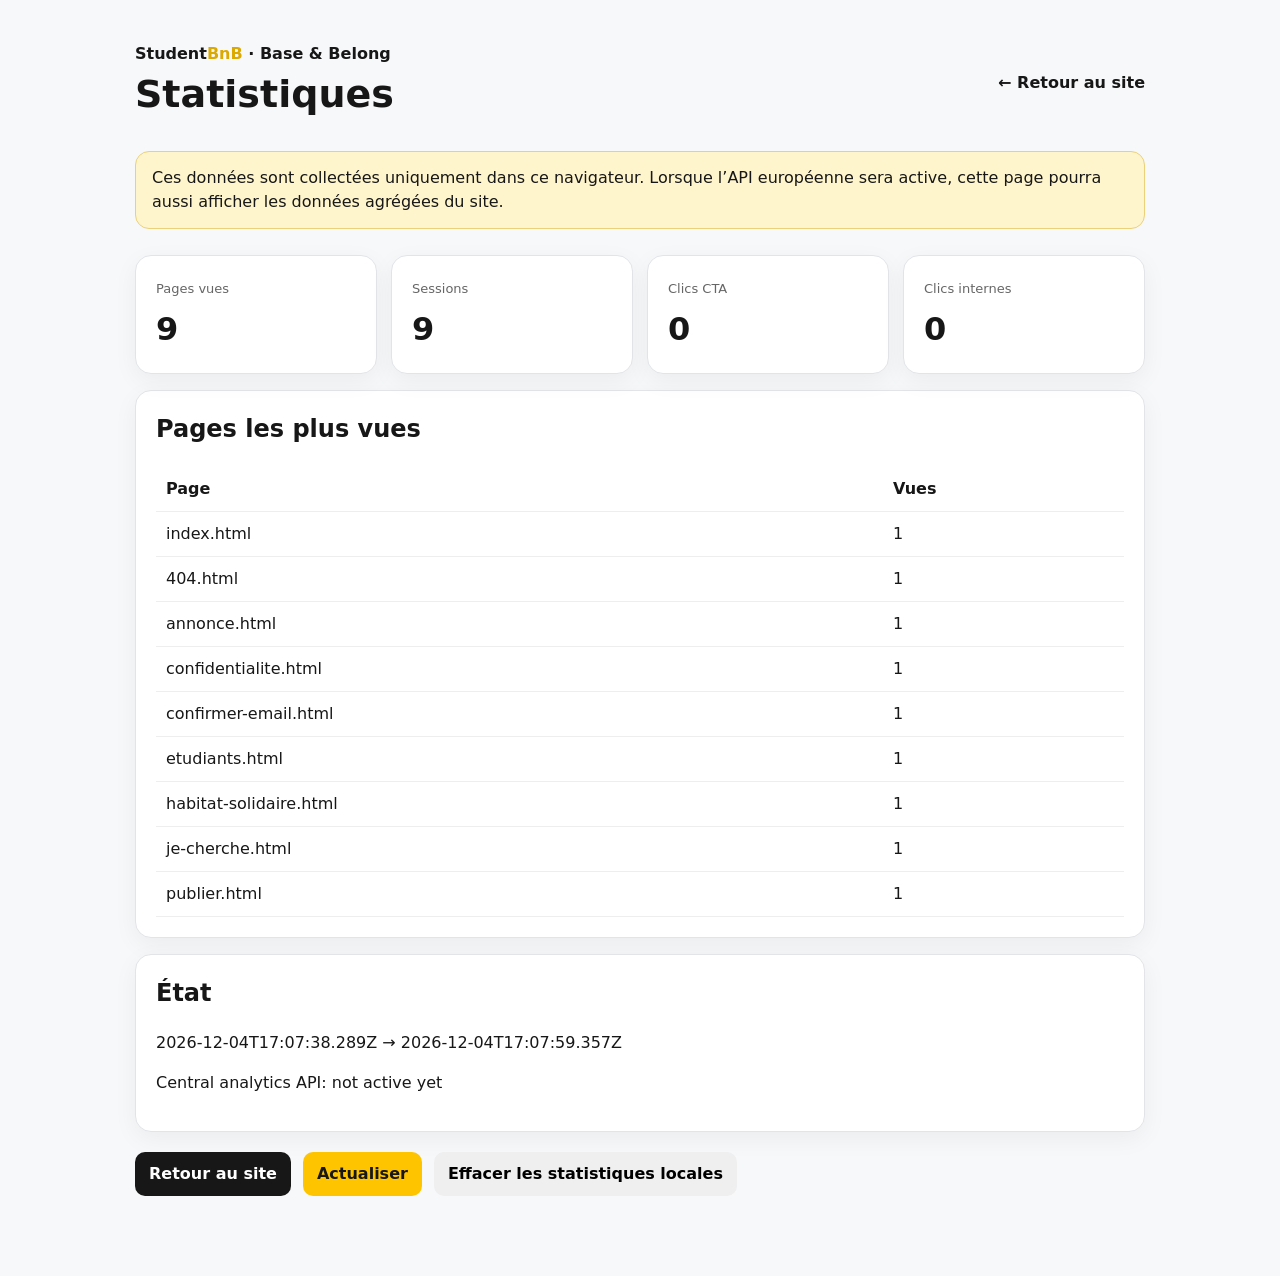
<file: stats.html>
<!doctype html><html lang="fr"><head><meta charset="utf-8"><meta name="viewport" content="width=device-width,initial-scale=1"><meta name="robots" content="noindex,nofollow"><link rel="stylesheet" href="assets/css/style.css"><title>CasaStudent Statistics</title><style>body{background:#f7f8fa}.stats-wrap{max-width:1050px;margin:0 auto;padding:42px 20px 80px}.stats-head{display:flex;justify-content:space-between;align-items:center;gap:20px;margin-bottom:28px}.stats-head h1{margin:0;font-size:38px}.stats-head a{font-weight:800}.stats-note{background:#fff5cc;border:1px solid #ead17a;border-radius:14px;padding:14px 16px;margin:18px 0 26px}.stats-grid{display:grid;grid-template-columns:repeat(4,1fr);gap:14px}.stats-card{background:#fff;border:1px solid #e2e4e7;border-radius:16px;padding:20px;box-shadow:0 7px 24px rgba(0,0,0,.05)}.stats-card b{display:block;font-size:32px;margin-top:5px}.stats-card span{color:#666;font-size:13px}.stats-wide{margin-top:16px}.stats-wide h2{margin-top:0}.stats-table{width:100%;border-collapse:collapse}.stats-table td,.stats-table th{padding:10px;border-bottom:1px solid #eee;text-align:left}.stats-actions{margin-top:20px;display:flex;gap:12px;flex-wrap:wrap}.stats-actions button,.stats-actions a{border:0;border-radius:10px;padding:10px 14px;font-weight:800;cursor:pointer;text-decoration:none}.primary{background:#ffc400;color:#171717}.secondary{background:#171717;color:#fff}@media(max-width:760px){.stats-grid{grid-template-columns:repeat(2,1fr)}.stats-head{align-items:flex-start;flex-direction:column}}</style><link rel="stylesheet" href="assets/css/studentbnb-brand.css?v=20260902-final"></head><body><main class="stats-wrap"><div class="stats-head"><div><div style="font-weight:900">Student<span style="color:#dca900">BnB</span> · Base &amp; Belong</div><h1 id="stats-title">Statistics</h1></div><a href="index.html" id="back">← Home</a></div><div class="stats-note" id="stats-note"></div><div class="stats-grid"><div class="stats-card"><span id="l-views">Page views</span><b id="views">0</b></div><div class="stats-card"><span id="l-sessions">Sessions</span><b id="sessions">0</b></div><div class="stats-card"><span id="l-cta">CTA clicks</span><b id="cta">0</b></div><div class="stats-card"><span id="l-links">Internal clicks</span><b id="links">0</b></div></div><section class="stats-card stats-wide"><h2 id="l-pages">Most viewed pages</h2><table class="stats-table"><thead><tr><th id="l-page">Page</th><th id="l-count">Views</th></tr></thead><tbody id="page-rows"></tbody></table></section><section class="stats-card stats-wide"><h2 id="l-status">Status</h2><p id="period"></p><p id="central"></p></section><div class="stats-actions"><a class="secondary" href="index.html" id="back2">Home</a><button class="primary" id="refresh">Refresh</button><button id="reset">Reset local statistics</button></div></main><script src="assets/js/config.js"></script><script src="assets/js/analytics.js?v=20260824"></script><script src="assets/js/stats-dashboard.js"></script><script src="assets/js/studentbnb-brand.js?v=20260902-final"></script></body></html>
</file>
<file: assets/css/style.css>
:root{
  --yellow:#ffc400;
  --yellow-dark:#e9ad00;
  --yellow-soft:#fff7d8;
  --ink:#171717;
  --muted:#62676d;
  --line:#e6e8eb;
  --paper:#ffffff;
  --green:#159447;
  --green-soft:#eaf8ef;
  --orange:#e98200;
  --orange-soft:#fff2df;
  --blue:#168bd2;
  --violet:#6b55a1;
  --violet-soft:#f3effb;
  --shadow:0 12px 35px rgba(20,31,45,.10);
  --shadow-sm:0 6px 18px rgba(20,31,45,.08);
  --radius:18px;
  --max:1240px;
}
*{box-sizing:border-box}
html{scroll-behavior:smooth}
body{margin:0;font-family:Inter,ui-sans-serif,system-ui,-apple-system,BlinkMacSystemFont,"Segoe UI",sans-serif;color:var(--ink);background:#fff;line-height:1.5}
img{max-width:100%;display:block}
a{color:inherit;text-decoration:none}
button,input,select,textarea{font:inherit}
button{cursor:pointer}
.container{width:min(var(--max),calc(100% - 40px));margin-inline:auto}
.visually-hidden{position:absolute!important;width:1px;height:1px;padding:0;margin:-1px;overflow:hidden;clip:rect(0,0,0,0);white-space:nowrap;border:0}
.hidden{display:none!important}

/* Header */
.site-header{position:sticky;top:0;z-index:50;background:var(--yellow);border-bottom:1px solid rgba(0,0,0,.06)}
.header-inner{height:84px;display:flex;align-items:center;gap:28px}
.brand{display:flex;align-items:center;gap:12px;font-size:31px;font-weight:900;letter-spacing:-1.2px;white-space:nowrap}
.brand-icon{width:48px;height:48px;border:2.5px solid #111;border-radius:8px;display:grid;place-items:center;position:relative;background:rgba(255,255,255,.08)}
.brand-icon:before{content:"";width:25px;height:18px;border:3px solid #111;border-top:0;position:absolute;bottom:8px}
.brand-icon:after{content:"";position:absolute;width:24px;height:24px;border-left:3px solid #111;border-top:3px solid #111;transform:rotate(45deg);top:8px}
.brand-cap{position:absolute;z-index:2;font-size:19px;top:14px}
.brand strong{color:white;text-shadow:0 1px 0 rgba(0,0,0,.08)}
.brand small{display:block;font-size:10px;font-weight:600;letter-spacing:0;color:#373737;margin-top:-4px}
.main-nav{margin-left:auto;display:flex;align-items:center;gap:18px;font-size:15px;font-weight:650}
.main-nav a:hover{text-decoration:underline;text-underline-offset:5px}
.header-cta{background:#fff;padding:15px 22px;border-radius:10px;box-shadow:var(--shadow-sm);font-weight:800!important;text-decoration:none!important}
.publish-menu{position:relative}
.publish-menu>.header-cta{display:flex;align-items:center;gap:8px;white-space:nowrap}
.publish-menu>.header-cta:after{content:"▾";font-size:12px;transition:.18s transform}
.publish-menu.open>.header-cta:after{transform:rotate(180deg)}
.publish-choice-menu{position:absolute;right:0;top:calc(100% + 10px);z-index:80;width:340px;padding:8px;background:#fff;border:1px solid var(--line);border-radius:14px;box-shadow:0 18px 45px rgba(20,31,45,.18)}
.publish-choice-menu[hidden]{display:none}
.publish-choice-menu a{display:grid;grid-template-columns:42px 1fr auto;align-items:center;gap:11px;padding:13px;border-radius:10px;color:#171717;text-decoration:none!important}
.publish-choice-menu a:hover,.publish-choice-menu a:focus{background:var(--yellow-soft);text-decoration:none}
.publish-choice-menu .choice-icon{width:42px;height:42px;border-radius:10px;background:#fff0b8;display:grid;place-items:center;font-size:22px}
.publish-choice-menu strong{display:block;font-size:15px}
.publish-choice-menu small{display:block;color:var(--muted);font-weight:500;line-height:1.3;margin-top:2px}
.publish-choice-menu b{font-size:21px}
.account-link{display:flex;align-items:center;gap:8px}
.menu-button{display:none;border:0;background:transparent;font-size:27px;padding:8px}

/* Common */
.btn{border:0;border-radius:11px;padding:14px 22px;font-weight:800;display:inline-flex;align-items:center;justify-content:center;gap:9px;transition:.2s transform,.2s box-shadow,.2s background}
.btn:hover{transform:translateY(-1px);box-shadow:var(--shadow-sm)}
.btn-yellow{background:var(--yellow);color:#111}
.btn-dark{background:#171717;color:#fff}
.btn-white{background:#fff;color:#111;border:1px solid var(--line)}
.btn-green{background:#13a34a;color:#fff}
.btn-blue{background:#168bd2;color:#fff}
.btn-block{width:100%}
.section-title{font-size:34px;line-height:1.15;margin:0 0 24px;letter-spacing:-.8px}
.kicker{text-transform:uppercase;letter-spacing:.12em;font-weight:850;color:#997100;font-size:12px}
.card{border:1px solid var(--line);background:#fff;border-radius:var(--radius);box-shadow:var(--shadow-sm)}
.pill{display:inline-flex;align-items:center;gap:6px;background:#eef3f7;color:#4b5967;padding:5px 10px;border-radius:999px;font-size:12px;font-weight:700}
.notice{border-radius:12px;padding:14px 16px;background:var(--yellow-soft);border:1px solid #f4dd82}
.icon-circle{width:58px;height:58px;border-radius:50%;display:grid;place-items:center;background:#fff4cc;font-size:28px}
.breadcrumb{background:var(--yellow);border-top:1px solid rgba(0,0,0,.05);font-size:14px}
.breadcrumb .container{height:44px;display:flex;align-items:center;gap:9px}
.breadcrumb a{font-weight:650}

/* Homepage */
.home-hero{padding:48px 0 20px;overflow:hidden}
.hero-grid{display:grid;grid-template-columns:minmax(360px,.82fr) minmax(560px,1.18fr);align-items:start;gap:20px}
.hero-copy{padding-top:28px;position:relative;z-index:2}
.hero-copy h1{font-size:58px;line-height:1.04;letter-spacing:-2.4px;margin:0 0 24px;max-width:540px}
.hero-copy h1 span{color:var(--yellow-dark)}
.hero-copy>p{font-size:21px;max-width:430px;margin:0 0 28px;color:#333}
.search-card{width:min(390px,100%);padding:24px;border-radius:18px;background:#fff;border:1px solid var(--line);box-shadow:var(--shadow)}
.search-card h2{font-size:24px;margin:0 0 4px}
.search-card p{margin:0 0 18px;color:var(--muted)}
.field{display:grid;gap:7px;margin-bottom:15px}
.field label,.field-label{font-weight:750;font-size:14px}
.field input,.field select,.field textarea,.select-control{width:100%;border:1px solid #d7dade;border-radius:10px;padding:13px 14px;background:#fff;color:#111;outline:none}
.field input:focus,.field select:focus,.field textarea:focus{border-color:#e6b400;box-shadow:0 0 0 4px rgba(255,196,0,.16)}
.explore-map{display:flex;align-items:center;gap:12px;margin-top:24px;color:#424242}
.hero-market-actions{width:min(390px,100%);display:grid;grid-template-columns:1fr 1fr;gap:10px;margin-top:12px}
.hero-market-actions a{padding:12px 13px;border-radius:12px;border:1px solid var(--line);background:#fff;box-shadow:var(--shadow-sm)}
.hero-market-actions a:first-child{background:#171717;color:#fff;border-color:#171717}
.hero-market-actions strong,.hero-market-actions small{display:block}
.hero-market-actions strong{font-size:14px}
.hero-market-actions small{font-size:11px;color:inherit;opacity:.76}
.explore-arrow{font-size:39px;transform:rotate(-15deg)}
.map-stage{position:relative;aspect-ratio:689/845;min-height:0;margin-top:-8px}
.map-stage img{width:100%;height:100%;object-fit:contain;object-position:center top;filter:drop-shadow(0 12px 16px rgba(45,65,85,.07))}
.map-hotspot{position:absolute;border:0;background:rgba(255,196,0,.001);border-radius:18px;z-index:2}
.map-hotspot:hover,.map-hotspot:focus{outline:4px solid rgba(255,196,0,.35);background:rgba(255,196,0,.10)}
.hot-milano{left:9%;top:6%;width:25%;height:14%}
.hot-torino{left:0;top:18%;width:23%;height:15%}
.hot-trento{left:37%;top:5%;width:20%;height:12%}
.hot-padova{left:52%;top:16%;width:23%;height:14%}
.hot-trieste{left:69%;top:18%;width:20%;height:14%}
.hot-bologna{left:43%;top:28%;width:22%;height:13%}
.hot-pisa{left:16%;top:39%;width:19%;height:14%}
.hot-firenze{left:40%;top:41%;width:21%;height:13%}
.hot-ancona{left:65%;top:41%;width:21%;height:13%}
.hot-roma{left:41%;top:57%;width:22%;height:13%}
.hot-bari{left:80%;top:58%;width:20%;height:13%}
.hot-napoli{left:63%;top:72%;width:21%;height:13%}
.hot-cagliari{left:8%;top:73%;width:22%;height:13%}
.hot-palermo{left:48%;top:88%;width:23%;height:12%}
.value-strip{display:grid;grid-template-columns:repeat(3,1fr);gap:24px;margin-top:14px;position:relative;z-index:3;padding-bottom:44px}
.value-item{display:flex;gap:14px;align-items:center}
.value-item h3{font-size:17px;margin:0 0 3px}
.value-item p{font-size:14px;margin:0;color:var(--muted)}
.city-section{border-top:1px solid var(--line);padding:38px 0 54px}
.city-grid{display:grid;grid-template-columns:repeat(8,1fr);gap:14px}
.city-card{position:relative;border-radius:16px;overflow:hidden;aspect-ratio:.68;box-shadow:var(--shadow-sm);transition:.2s transform}
.city-card:hover{transform:translateY(-4px)}
.city-card img{width:100%;height:100%;object-fit:cover}
.city-card:after{display:none}
.city-card strong{position:absolute;width:1px;height:1px;overflow:hidden;clip:rect(0 0 0 0);white-space:nowrap}
.publish-banner{margin:10px 0 38px;background:linear-gradient(90deg,#fff8e4,#fff1bd);border:1px solid #f0d47c;border-radius:18px;display:grid;grid-template-columns:120px minmax(220px,.75fr) minmax(480px,1.45fr);align-items:center;gap:22px;padding:22px 26px;min-height:170px}
.student-illustration{width:96px;height:96px;justify-self:center;background:url("../img/student-publish.svg") center/contain no-repeat;font-size:0;line-height:0}
.publish-banner h3{font-size:26px;margin:0 0 3px}
.publish-banner p{margin:0;color:#444}
.publish-choice-grid{display:grid;grid-template-columns:repeat(3,1fr);gap:12px}
.publish-choice{min-height:104px;display:grid;grid-template-columns:48px 1fr auto;align-items:center;gap:12px;padding:16px;background:#fff;border:1px solid #ecd57c;border-radius:14px;box-shadow:var(--shadow-sm);transition:.18s transform,.18s border-color,.18s box-shadow}
.publish-choice:hover,.publish-choice:focus{transform:translateY(-2px);border-color:#d5ad00;box-shadow:var(--shadow)}
.publish-choice .choice-icon{width:48px;height:48px;display:grid;place-items:center;border-radius:12px;background:var(--yellow-soft);font-size:25px}
.publish-choice strong{display:block;font-size:17px}
.publish-choice small{display:block;color:var(--muted);font-size:12px;line-height:1.35;margin-top:3px}
.publish-choice b{font-size:24px}
.publish-choice.solidarity-choice{border-color:#cfc0e9;background:#fbf9ff}
.publish-choice.solidarity-choice .choice-icon{background:var(--violet-soft)}
.solidarity-home{padding:0 0 54px}
.solidarity-home-grid{display:grid;grid-template-columns:180px minmax(0,1fr) auto;align-items:center;gap:28px;padding:34px;border-radius:22px;background:linear-gradient(125deg,#f4effd,#fff9e8);border:1px solid #d9ccec;box-shadow:var(--shadow-sm)}
.solidarity-visual{height:126px;border-radius:18px;background:#fff;display:flex;align-items:center;justify-content:center;gap:10px;font-size:42px;box-shadow:var(--shadow-sm)}
.solidarity-visual b{font-size:25px;color:var(--violet)}
.solidarity-home h2{font-size:34px;margin:5px 0 8px;line-height:1.08}
.solidarity-home p{max-width:700px;margin:0;color:#45434a}
.solidarity-points{display:flex;gap:14px;flex-wrap:wrap;margin-top:14px;font-size:13px;font-weight:800;color:#554171}
.solidarity-actions{display:grid;gap:10px;min-width:220px}
.solidarity-page-hero{padding:64px 0;background:linear-gradient(120deg,#f2ecfb,#fff8df);border-bottom:1px solid #d9ccec}
.solidarity-page-grid{display:grid;grid-template-columns:minmax(0,1fr) 380px;gap:50px;align-items:center}
.solidarity-page-hero h1{font-size:54px;line-height:1.02;margin:8px 0 18px;letter-spacing:-1.8px}
.solidarity-page-hero p{font-size:19px;color:#45434a;max-width:720px}
.solidarity-page-actions{display:flex;gap:11px;flex-wrap:wrap;margin-top:24px}
.solidarity-card-visual{background:#fff;border:1px solid #d9ccec;border-radius:24px;padding:30px;box-shadow:var(--shadow);text-align:center}
.solidarity-card-visual .solidarity-visual{margin-bottom:18px}
.solidarity-card-visual strong{font-size:22px;display:block}
.solidarity-card-visual p{font-size:14px;margin:8px 0 0}
.solidarity-content{padding:52px 0}
.solidarity-steps{display:grid;grid-template-columns:repeat(4,1fr);gap:16px;margin-top:24px}
.solidarity-step{padding:22px;border:1px solid var(--line);border-radius:16px;background:#fff}
.solidarity-step b{width:38px;height:38px;border-radius:50%;display:grid;place-items:center;background:var(--violet-soft);color:var(--violet);margin-bottom:13px}
.solidarity-step h3{margin:0 0 6px}
.solidarity-step p{margin:0;color:var(--muted);font-size:14px}
.solidarity-safety{margin-top:34px;display:grid;grid-template-columns:1fr 1fr;gap:18px}
.solidarity-safety .info-card:first-child{background:var(--green-soft);border-color:#b9dfc7}
.solidarity-safety .info-card:last-child{background:#fff4f0;border-color:#efc8bb}
.solidarity-example-list{display:grid;grid-template-columns:repeat(2,1fr);gap:10px;margin-top:15px}
.solidarity-example-list span{padding:12px;border-radius:10px;background:#fff;border:1px solid rgba(0,0,0,.08);font-size:13px;font-weight:700}
.stats-strip{display:grid;grid-template-columns:repeat(4,1fr);border:1px solid var(--line);border-radius:18px;padding:24px 12px;margin-bottom:55px}
.stat{display:flex;align-items:center;gap:14px;padding:0 24px;border-right:1px solid var(--line)}
.stat:last-child{border-right:0}
.stat-icon{font-size:30px}
.stat strong{display:block;font-size:20px}
.stat span{color:var(--muted);font-size:13px}

/* City page */
.city-hero{position:relative;min-height:330px;background:#f9efc8;overflow:hidden}
.city-hero-bg{position:absolute;inset:0 0 0 38%;background-size:cover;background-position:center}
.city-hero-bg:before{content:"";position:absolute;inset:0;background:linear-gradient(90deg,#fff3c4 0%,rgba(255,243,196,.9) 10%,rgba(255,243,196,0) 56%)}
.city-hero .container{position:relative;z-index:2;padding-top:48px;padding-bottom:48px}
.city-hero h1{font-size:52px;margin:0 0 4px}
.city-hero h2{font-size:21px;margin:0 0 12px}
.city-hero p{max-width:390px;font-size:17px}
.filters{position:sticky;top:84px;z-index:20;background:#fff;border-bottom:1px solid var(--line);box-shadow:0 7px 18px rgba(20,31,45,.05)}
.filter-grid{display:grid;grid-template-columns:1.2fr 1.2fr 1fr 1fr 1fr 1.1fr;gap:12px;padding:20px 0}
.filter-grid label{font-size:12px;font-weight:800;display:grid;gap:6px}
.filter-grid select,.filter-grid input{border:1px solid var(--line);padding:11px;border-radius:8px;background:#fff;min-width:0}
.city-filter-grid{grid-template-columns:1.15fr 1.1fr .85fr .85fr 1fr 1fr 1fr}
.results-bar{display:flex;align-items:center;justify-content:space-between;margin:30px 0 16px;color:var(--muted)}
.listings{display:grid;gap:12px;padding-bottom:30px}
.listing-card{border:1px solid var(--line);display:grid;grid-template-columns:250px 1fr 190px 46px;border-radius:12px;overflow:hidden;background:#fff;min-height:154px;transition:.18s box-shadow,.18s transform}
.listing-card:hover{box-shadow:var(--shadow);transform:translateY(-1px)}
.listing-image{width:100%;height:100%;min-height:154px;object-fit:cover}
.listing-main{padding:18px 22px}
.listing-title-row{display:flex;align-items:center;gap:10px;flex-wrap:wrap}
.listing-main h3{margin:0;font-size:24px}
.listing-meta{display:flex;gap:24px;margin:12px 0 8px;flex-wrap:wrap}
.listing-submeta{display:flex;gap:22px;color:#3f464d;font-size:14px;flex-wrap:wrap}
.listing-price{display:flex;flex-direction:column;align-items:flex-end;justify-content:center;padding:18px}
.price{font-size:30px;font-weight:900;color:var(--green);white-space:nowrap}
.price small{font-size:13px;color:#222}
.price.expenses-out{color:var(--orange)}
.expenses-badge{font-size:12px;font-weight:800;border-radius:8px;padding:7px 9px;margin-top:8px}
.included{background:var(--green-soft);color:var(--green)}
.excluded{background:var(--orange-soft);color:var(--orange)}
.listing-actions{display:grid;place-items:center;border-left:1px solid var(--line)}
.favorite-button{border:0;background:transparent;font-size:27px;color:#5d6267}
.favorite-button.active{color:#df4756}
.empty-state{text-align:center;padding:60px 20px;border:1px dashed #ccd1d6;border-radius:16px;color:var(--muted)}
.empty-actions{display:flex;justify-content:center;gap:10px;flex-wrap:wrap;margin-top:20px}
.pagination{display:flex;align-items:center;justify-content:center;gap:8px;margin:12px 0 34px}
.page-btn{width:39px;height:39px;border:0;border-radius:7px;background:#fff}
.page-btn.active{background:var(--yellow);font-weight:900}
.tip-strip{display:flex;align-items:center;gap:14px;background:var(--yellow-soft);border:1px solid #f1d87f;border-radius:12px;padding:14px 18px;margin-bottom:45px;position:relative;overflow:hidden}
.tip-strip:after{content:"";background:url("../img/skyline.svg") right bottom/430px auto no-repeat;position:absolute;inset:0;pointer-events:none}

/* Detail */
.detail-page{padding:28px 0 52px}
.detail-title-row{display:grid;grid-template-columns:1fr auto auto;gap:18px;align-items:start;margin-bottom:18px}
.detail-title-row h1{font-size:36px;margin:0 0 10px}
.top-meta{display:flex;gap:22px;flex-wrap:wrap;color:#454b50}
.detail-price{text-align:right}
.detail-price .price{font-size:36px}
.gallery-contact{display:grid;grid-template-columns:minmax(0,1fr) 350px;gap:22px}
.gallery{display:grid;grid-template-columns:minmax(0,1fr) 190px;gap:10px;height:500px}
.main-photo{width:100%;height:500px;object-fit:cover;border-radius:13px}
.thumbs{display:grid;grid-template-rows:repeat(3,1fr);gap:10px}
.thumb{border:0;padding:0;background:none;border-radius:10px;overflow:hidden;position:relative}
.thumb img{width:100%;height:100%;object-fit:cover}
.contact-card{padding:20px;border:1px solid var(--line);border-radius:13px;align-self:stretch}
.contact-card h2{margin:0 0 6px;font-size:20px}
.contact-card p{font-size:14px;margin:0 0 14px}
.contact-stack{display:grid;gap:10px}
.safety-box{margin-top:16px;background:var(--green-soft);border-left:4px solid var(--green);padding:14px;border-radius:8px;font-size:13px}
.distance-strip{display:grid;grid-template-columns:repeat(5,1fr);border:1px solid var(--line);border-radius:12px;margin:20px 0;overflow:hidden}
.distance-item{padding:17px;display:flex;align-items:center;gap:10px;border-right:1px solid var(--line)}
.distance-item:last-child{border-right:0}
.distance-item span{font-size:13px}
.distance-item strong{display:block;font-size:15px}
.detail-grid{display:grid;grid-template-columns:1fr 1fr .72fr;gap:16px;margin-bottom:16px}
.info-card{padding:20px;border:1px solid var(--line);border-radius:12px}
.info-card h2{font-size:18px;margin:0 0 14px}
.definition-list{display:grid;grid-template-columns:1fr 1fr;gap:7px 18px;font-size:14px}
.definition-list dt{color:#555}
.definition-list dd{margin:0;font-weight:650}
.check-list,.bullet-list{margin:0;padding:0;list-style:none;display:grid;gap:9px}
.form-section .bullet-list{margin-bottom:20px}
.check-list li:before{content:"✓";color:var(--green);font-weight:900;margin-right:9px}
.bullet-list li:before{content:"•";color:var(--yellow-dark);font-weight:900;margin-right:9px}
.cost-card{background:#fff9e8}
.cost-card .price{margin:8px 0}
.description-grid{display:grid;grid-template-columns:1.35fr .65fr;gap:16px;margin-bottom:16px}
.description-columns{display:grid;grid-template-columns:1fr 1fr;gap:28px;margin-top:18px}
.map-card img{border-radius:10px;margin-bottom:12px}
.detail-footer-grid{display:grid;grid-template-columns:repeat(3,1fr);gap:16px}

/* Publish */
.form-shell{padding:38px 0 60px;background:#fafbfc}
.form-heading{text-align:center;max-width:780px;margin:0 auto 30px}
.form-heading h1{font-size:42px;margin:0 0 10px}
.form-heading p{color:var(--muted);font-size:18px}
.progress{display:grid;grid-template-columns:repeat(4,1fr);max-width:880px;margin:0 auto 30px}
.progress-step{text-align:center;position:relative;font-size:13px;font-weight:750;color:#777}
.progress-step:before{content:attr(data-step);width:34px;height:34px;border-radius:50%;display:grid;place-items:center;margin:0 auto 7px;background:#e7e9ec;color:#555;position:relative;z-index:2}
.progress-step:not(:last-child):after{content:"";position:absolute;height:3px;background:#e7e9ec;top:16px;left:50%;right:-50%}
.progress-step.active{color:#111}
.progress-step.active:before{background:var(--yellow);color:#111}
.publish-form{max-width:980px;margin:auto}
.form-section{padding:28px;margin-bottom:18px}
.form-section h2{font-size:23px;margin:0 0 7px}
.form-section>p{margin:0 0 22px;color:var(--muted)}
.form-grid{display:grid;grid-template-columns:repeat(2,1fr);gap:16px}
.form-grid.three{grid-template-columns:repeat(3,1fr)}
.full{grid-column:1/-1}
.checkbox-grid{display:grid;grid-template-columns:repeat(3,1fr);gap:10px}
.check-option{display:flex;align-items:center;gap:9px;border:1px solid var(--line);border-radius:9px;padding:12px}
.form-actions{display:flex;justify-content:space-between;gap:16px;margin-top:24px}
.preview-box{display:none;margin-top:22px}
.preview-box.active{display:block}
.success-message{display:none;background:var(--green-soft);border:1px solid #a8dfbd;border-radius:14px;padding:22px;margin-top:18px}
.success-message.active{display:block}
.wizard-ready .form-section[hidden]{display:none}
.wizard-controls{display:flex;justify-content:space-between;gap:12px;margin-top:24px;padding-top:20px;border-top:1px solid var(--line)}
.progress-step.completed:before{content:"✓";background:var(--green);color:#fff}
.progress-step.completed:not(:last-child):after{background:var(--green)}
.intergenerational-fields{background:var(--violet-soft);border:1px solid #d8cceb;border-radius:14px;padding:20px;margin-top:20px}
.intergenerational-fields h3{margin:0 0 6px}
.intergenerational-fields>p{margin:0 0 16px;color:#554c62}
.micro-note{font-size:12px;color:var(--muted)}

/* Student requests and shared-living profiles */
.nav-feature-link{font-weight:800;color:#4b3900}
.nav-social-link{font-weight:800;color:#4c337a}
.results-actions{display:flex;align-items:center;gap:10px;flex-wrap:wrap}
.progress.five{grid-template-columns:repeat(5,1fr);max-width:980px}
.progress.three{grid-template-columns:repeat(3,1fr);max-width:760px}
.profile-help{font-size:13px;color:var(--muted);margin-top:-7px}
.profile-chips{display:flex;flex-wrap:wrap;gap:8px;margin-top:12px}
.profile-chip{display:inline-flex;align-items:center;gap:6px;border-radius:999px;padding:7px 11px;background:#f4f6f8;color:#414952;font-size:12px;font-weight:750}
.profile-chip.yellow{background:var(--yellow-soft);color:#715400}
.profile-chip.green{background:var(--green-soft);color:#11753a}
.household-panel{grid-column:1/-1;background:linear-gradient(135deg,#fffdf7,#fff7d8);border-color:#f0d47c}
.household-panel>p{color:#454b50;margin:0 0 16px}
.household-grid{display:grid;grid-template-columns:repeat(4,1fr);gap:10px}
.household-stat{background:#fff;border:1px solid #eadfb8;border-radius:10px;padding:14px}
.household-stat span{display:block;color:var(--muted);font-size:12px;margin-bottom:4px}
.household-stat strong{font-size:14px}
.household-story{margin-top:16px;padding-top:16px;border-top:1px solid #eadfb8}
.request-hero{padding:44px 0;background:linear-gradient(100deg,#fff7d8,#fff 62%);border-bottom:1px solid var(--line)}
.request-hero-grid{display:grid;grid-template-columns:1fr auto;gap:30px;align-items:center}
.request-hero h1{font-size:42px;line-height:1.08;margin:0 0 10px}
.request-hero p{max-width:720px;color:var(--muted);font-size:18px;margin:0}
.request-list{display:grid;grid-template-columns:repeat(2,1fr);gap:16px;margin-bottom:36px}
.request-card{border:1px solid var(--line);border-radius:14px;background:#fff;padding:22px;box-shadow:var(--shadow-sm);display:grid;grid-template-columns:74px 1fr;gap:18px}
.student-avatar{width:74px;height:74px;border-radius:50%;background:var(--yellow);display:grid;place-items:center;font-size:24px;font-weight:900;overflow:hidden;border:3px solid #fff;box-shadow:0 0 0 1px #e7d48d}
.student-avatar img{width:100%;height:100%;object-fit:cover}
.request-card-head{display:flex;align-items:flex-start;justify-content:space-between;gap:12px}
.request-card h2{font-size:21px;margin:0 0 4px}
.request-card .request-subtitle{color:var(--muted);font-size:13px}
.request-budget{font-size:20px;font-weight:900;color:var(--green);white-space:nowrap}
.request-budget small{font-size:11px;color:#555}
.request-summary{margin:14px 0 0;color:#42484e;font-size:14px}
.request-facts{display:grid;grid-template-columns:repeat(2,1fr);gap:8px 16px;margin-top:14px;padding-top:14px;border-top:1px solid var(--line);font-size:13px}
.request-facts span{color:var(--muted);display:block;font-size:11px}
.request-facts strong{display:block}
.request-card-actions{grid-column:1/-1;display:flex;gap:9px;flex-wrap:wrap;padding-top:2px}
.request-card-actions .btn{padding:10px 14px;font-size:13px}
.verification-badge{display:inline-flex;align-items:center;gap:5px;color:#11753a;font-size:12px;font-weight:800}
.student-filter-grid{grid-template-columns:1.15fr 1.15fr 1fr 1fr 1fr}
.filter-actions{display:flex;justify-content:flex-end;gap:10px;align-items:center;padding-bottom:16px}
.advanced-filters{grid-column:1/-1;border-top:1px solid var(--line);padding-top:12px}
.advanced-filters summary{cursor:pointer;font-weight:850;color:#4b3900;list-style:none}
.advanced-filters summary::-webkit-details-marker{display:none}
.advanced-filters summary:after{content:" +"}
.advanced-filters[open] summary:after{content:" −"}
.advanced-filter-grid{display:grid;grid-template-columns:repeat(4,1fr);gap:12px;margin-top:12px}
.request-card.intergenerational{border-color:#cbb9e6;background:linear-gradient(135deg,#fff,#fbf8ff)}
.solidarity-badge{display:inline-flex;align-items:center;gap:6px;padding:6px 10px;border-radius:999px;background:var(--violet-soft);color:#563c86;font-size:12px;font-weight:850;margin-top:8px}
.photo-profile-preview{width:86px;height:86px;border-radius:50%;border:2px dashed #d7dade;display:none;object-fit:cover;margin-top:8px}
.photo-profile-preview.active{display:block}
.privacy-toggle{display:flex;align-items:flex-start;gap:10px;font-size:13px;color:#454b50}
.privacy-toggle input{width:auto;margin-top:3px}

/* Modal and toast */
.modal-backdrop{position:fixed;inset:0;background:rgba(0,0,0,.42);display:none;align-items:center;justify-content:center;z-index:100;padding:20px}
.modal-backdrop.active{display:flex}
.modal{background:#fff;width:min(460px,100%);padding:28px;border-radius:18px;box-shadow:var(--shadow)}
.modal h2{margin:0 0 6px}
.modal-close{float:right;border:0;background:transparent;font-size:24px}
.toast{position:fixed;right:20px;bottom:20px;background:#171717;color:#fff;padding:14px 18px;border-radius:10px;box-shadow:var(--shadow);z-index:200;transform:translateY(120px);opacity:0;transition:.25s}
.toast.show{transform:translateY(0);opacity:1}

/* Footer */
.site-footer{background:#171717;color:#fff;padding:44px 0 22px}
.footer-grid{display:grid;grid-template-columns:1.4fr repeat(3,1fr);gap:35px}
.footer-grid h3{margin:0 0 12px}
.footer-grid p,.footer-grid a{color:#c8cbd0;font-size:14px}
.footer-links{display:grid;gap:8px}
.footer-international{border-top:1px solid #36393d;margin-top:30px;padding-top:20px;display:flex;align-items:center;justify-content:space-between;gap:18px}
.footer-international strong{font-size:15px}
.footer-country-links{display:flex;gap:10px;flex-wrap:wrap}
.footer-country-links a{color:#fff;border:1px solid #51545a;border-radius:999px;padding:7px 12px;font-size:13px;transition:.18s background,.18s border-color}
.country-flag{display:inline-block;width:24px;height:16px;margin-right:7px;vertical-align:-3px;border:1px solid rgba(255,255,255,.5);border-radius:3px;box-shadow:0 1px 2px rgba(0,0,0,.3);object-fit:cover}
.footer-country-links a[aria-disabled="true"]{opacity:.62}
.footer-country-links a:hover,.footer-country-links a:focus{background:#ffc400;border-color:#ffc400;color:#171717}
.footer-bottom{border-top:1px solid #36393d;margin-top:30px;padding-top:18px;color:#989da3;font-size:13px;display:flex;justify-content:space-between}

/* Header responsive: the full navigation no longer fits comfortably on tablet/small laptop widths. */
@media(max-width:1400px){
  .menu-button{display:block;margin-left:auto}
  .main-nav{position:absolute;display:none;top:84px;left:0;right:0;background:#fff;padding:18px 22px;box-shadow:var(--shadow);flex-direction:column;align-items:stretch;gap:8px}
  .main-nav.open{display:flex}
  .main-nav a{padding:10px}
  .publish-menu{width:100%}
  .publish-menu>.header-cta{justify-content:center}
  .publish-choice-menu{position:static;width:100%;margin-top:8px;box-shadow:none}
}

/* Responsive */
@media(max-width:1050px){
  .hero-grid{grid-template-columns:1fr 1.15fr}
  .hero-copy h1{font-size:49px}
  .map-stage,.map-stage img{height:720px;min-height:720px}
  .city-grid{grid-template-columns:repeat(4,1fr)}
  .publish-banner{grid-template-columns:90px 1fr}
  .publish-choice-grid{grid-column:1/-1}
  .solidarity-home-grid{grid-template-columns:140px 1fr}
  .solidarity-actions{grid-column:1/-1;grid-template-columns:1fr 1fr}
  .solidarity-page-grid{grid-template-columns:1fr 300px}
  .solidarity-steps{grid-template-columns:repeat(2,1fr)}
  .listing-card{grid-template-columns:210px 1fr 170px 42px}
  .gallery-contact{grid-template-columns:1fr 310px}
  .gallery{grid-template-columns:1fr 145px}
}
@media(max-width:820px){
  .container{width:min(100% - 28px,var(--max))}
  .header-inner{height:72px}
  .brand{font-size:25px}
  .brand-icon{width:40px;height:40px}
  .menu-button{display:block;margin-left:auto}
  .main-nav{position:absolute;display:none;top:72px;left:0;right:0;background:#fff;padding:18px 22px;box-shadow:var(--shadow);flex-direction:column;align-items:stretch;gap:8px}
  .main-nav.open{display:flex}
  .main-nav a{padding:10px}
  .publish-menu{width:100%}
  .publish-menu>.header-cta{justify-content:center}
  .publish-choice-menu{position:static;width:100%;margin-top:8px;box-shadow:none}
  .hero-grid{grid-template-columns:1fr}
  .hero-copy{text-align:center;padding-top:10px}
  .hero-copy h1{font-size:46px;margin-inline:auto}
  .hero-copy>p{margin-inline:auto}
  .search-card{margin-inline:auto;text-align:left}
  .hero-market-actions{margin-inline:auto;text-align:left}
  .explore-map{justify-content:center}
  .map-stage{min-height:0;height:auto;margin-top:0}
  .map-stage img{height:100%}
  .value-strip{margin-top:0;grid-template-columns:1fr;max-width:620px}
  .city-grid{grid-template-columns:repeat(4,1fr)}
  .publish-banner{grid-template-columns:90px 1fr}
  .stats-strip{grid-template-columns:repeat(2,1fr);gap:20px}
  .stat:nth-child(2){border-right:0}
  .filter-grid{grid-template-columns:repeat(2,1fr)}
  .city-filter-grid{grid-template-columns:repeat(3,1fr)}
  .filters{top:72px}
  .listing-card{grid-template-columns:180px 1fr 150px}
  .listing-actions{grid-column:3;grid-row:1;align-self:start;border:0;justify-self:end}
  .gallery-contact{grid-template-columns:1fr}
  .gallery{height:430px}
  .main-photo{height:430px}
  .detail-grid{grid-template-columns:1fr 1fr}
  .cost-card{grid-column:1/-1}
  .description-grid{grid-template-columns:1fr}
  .distance-strip{grid-template-columns:repeat(3,1fr)}
  .distance-item:nth-child(3){border-right:0}
  .distance-item:nth-child(n+4){border-top:1px solid var(--line)}
  .form-grid.three{grid-template-columns:1fr 1fr}
  .checkbox-grid{grid-template-columns:repeat(2,1fr)}
  .footer-grid{grid-template-columns:1fr 1fr}
  .household-grid{grid-template-columns:repeat(2,1fr)}
  .request-list{grid-template-columns:1fr}
  .request-hero-grid{grid-template-columns:1fr}
  .student-filter-grid{grid-template-columns:repeat(2,1fr)}
  .advanced-filter-grid{grid-template-columns:repeat(2,1fr)}
  .solidarity-page-grid{grid-template-columns:1fr}
  .solidarity-card-visual{max-width:520px}
}
@media(max-width:590px){
  .home-hero{padding-top:28px}
  .hero-copy h1{font-size:38px;letter-spacing:-1.5px}
  .hero-copy>p{font-size:18px}
  .map-stage{height:auto;min-height:0}
  .map-stage img{height:100%;min-height:0}
  .city-grid{grid-template-columns:repeat(2,1fr)}
  .publish-banner{grid-template-columns:1fr;text-align:center;padding:24px}
  .student-illustration{width:78px;height:78px}
  .publish-choice-grid{grid-template-columns:1fr;width:100%;text-align:left}
  .solidarity-home-grid{grid-template-columns:1fr;text-align:center;padding:24px}
  .solidarity-visual{width:100%;height:110px}
  .solidarity-points{justify-content:center}
  .solidarity-actions{grid-column:auto;grid-template-columns:1fr;width:100%}
  .stats-strip{grid-template-columns:1fr}
  .stat{border-right:0;border-bottom:1px solid var(--line);padding:15px}
  .stat:last-child{border-bottom:0}
  .city-hero{min-height:360px}
  .city-hero-bg{inset:0;background-position:65% center;opacity:.48}
  .city-hero-bg:before{background:linear-gradient(90deg,#fff3c4 0%,rgba(255,243,196,.75) 100%)}
  .city-hero h1{font-size:42px}
  .filter-grid{grid-template-columns:1fr 1fr;gap:9px}
  .city-filter-grid{grid-template-columns:1fr 1fr}
  .filter-grid label:last-child{grid-column:1/-1}
  .listing-card{display:block;position:relative;min-height:0}
  .listing-card>a:first-child{display:block}
  .listing-image{width:100%;height:190px;min-height:0;object-fit:cover}
  .listing-main{padding:14px 48px 8px 14px}
  .listing-main h3{font-size:19px}
  .listing-meta,.listing-submeta{gap:8px;font-size:12px}
  .listing-price{padding:0 14px 14px;align-items:flex-start}
  .listing-actions{position:absolute;top:198px;right:8px;display:flex;align-items:center;border:0;gap:2px}
  .listing-actions .favorite-button{width:34px;height:34px;display:grid;place-items:center}
  .listing-actions>a{display:none}
  .price{font-size:24px}
  .detail-title-row{grid-template-columns:1fr auto}
  .detail-title-row h1{font-size:29px}
  .detail-price{grid-column:1}
  .gallery{height:auto;grid-template-columns:1fr}
  .main-photo{height:330px}
  .thumbs{grid-template-columns:repeat(3,1fr);grid-template-rows:110px}
  .distance-strip{grid-template-columns:1fr 1fr}
  .distance-item:nth-child(2n){border-right:0}
  .distance-item:nth-child(n+3){border-top:1px solid var(--line)}
  .detail-grid,.detail-footer-grid{grid-template-columns:1fr}
  .description-columns{grid-template-columns:1fr}
  .form-heading h1{font-size:34px}
  .form-section{padding:20px}
  .form-grid,.form-grid.three{grid-template-columns:1fr}
  .checkbox-grid{grid-template-columns:1fr}
  .progress-step span{display:none}
  .footer-grid{grid-template-columns:1fr}
  .footer-international{align-items:flex-start;flex-direction:column}
  .footer-bottom{flex-direction:column;gap:8px}
  .progress.five{grid-template-columns:repeat(5,1fr)}
  .household-grid{grid-template-columns:1fr 1fr}
  .request-hero h1{font-size:34px}
  .request-card{grid-template-columns:58px 1fr;padding:17px;gap:12px}
  .student-avatar{width:58px;height:58px;font-size:19px}
  .request-card-head{display:block}
  .request-budget{margin-top:6px}
  .request-facts{grid-template-columns:1fr}
  .student-filter-grid{grid-template-columns:1fr 1fr}
  .advanced-filter-grid{grid-template-columns:1fr}
  .filter-actions{justify-content:stretch}
  .filter-actions .btn{flex:1}
  .solidarity-page-hero{padding:42px 0}
  .solidarity-page-hero h1{font-size:39px}
  .solidarity-steps,.solidarity-safety,.solidarity-example-list{grid-template-columns:1fr}
}


/* === StudentBnB España: mapa horizontal y hotspots === */
.map-stage.spain-map{aspect-ratio:760/560;min-height:0;height:auto;margin-top:12px}
.map-stage.spain-map img{width:100%;height:100%!important;min-height:0!important;object-fit:contain;object-position:center center}
.hot-madrid{left:40%;top:40%;width:15%;height:16%}.hot-barcelona{left:69%;top:20%;width:18%;height:14%}.hot-valencia{left:61%;top:49%;width:18%;height:14%}.hot-sevilla{left:19%;top:61%;width:18%;height:14%}.hot-granada{left:34%;top:68%;width:17%;height:14%}.hot-salamanca{left:20%;top:36%;width:18%;height:14%}.hot-zaragoza{left:53%;top:31%;width:18%;height:14%}.hot-bilbao{left:40%;top:14%;width:16%;height:13%}.hot-malaga{left:28%;top:76%;width:17%;height:13%}.hot-alicante{left:59%;top:61%;width:16%;height:13%}.hot-murcia{left:51%;top:69%;width:15%;height:13%}.hot-valladolid{left:31%;top:28%;width:17%;height:13%}.hot-santiago{left:8%;top:20%;width:18%;height:13%}.hot-la-laguna{left:8%;top:84%;width:20%;height:12%}
.footer-country-links a[aria-current="page"]{font-weight:800;text-decoration:underline;text-underline-offset:4px}
@media(max-width:1050px){.map-stage.spain-map,.map-stage.spain-map img{height:auto!important;min-height:0!important}}
@media(max-width:820px){.map-stage.spain-map{max-width:720px;margin:8px auto 0}}


/* España v2 — mapa ilustrado preferido de la versión anterior */
.map-stage.spain-map{aspect-ratio:auto;min-height:830px;height:830px;margin-top:-8px}
.map-stage.spain-map img{width:100%;height:830px!important;min-height:830px!important;object-fit:contain;object-position:center top;filter:drop-shadow(0 12px 16px rgba(45,65,85,.07))}
.spain-map .map-hotspot{width:13%;height:7%;display:flex;align-items:flex-end;justify-content:center;border-radius:14px}
.spain-map .map-hotspot span{background:rgba(255,255,255,.96);padding:4px 7px;border-radius:7px;box-shadow:0 4px 12px rgba(0,0,0,.14);font-size:10.5px;font-weight:850;white-space:nowrap;line-height:1.05}
.spain-map .hot-santiago{left:14%;top:13%}.spain-map .hot-oviedo{left:29%;top:10%}.spain-map .hot-bilbao{left:45%;top:10%}.spain-map .hot-pamplona{left:54%;top:14%}
.spain-map .hot-valladolid{left:35%;top:24%}.spain-map .hot-salamanca{left:23%;top:34%}.spain-map .hot-madrid{left:43%;top:39%}.spain-map .hot-alcala{left:50%;top:40%}
.spain-map .hot-zaragoza{left:58%;top:27%}.spain-map .hot-barcelona{left:73%;top:20%}.spain-map .hot-valencia{left:66%;top:44%}.spain-map .hot-cordoba{left:39%;top:55%}
.spain-map .hot-sevilla{left:19%;top:61%}.spain-map .hot-cadiz{left:14%;top:70%}.spain-map .hot-granada{left:46%;top:68%}.spain-map .hot-malaga{left:38%;top:75%}
.spain-map .hot-alicante{left:68%;top:57%}.spain-map .hot-murcia{left:61%;top:66%}.spain-map .hot-la-laguna{left:55%;top:88%}
@media(max-width:1050px){.map-stage.spain-map{height:720px;min-height:720px}.map-stage.spain-map img{height:720px!important;min-height:720px!important}.spain-map .map-hotspot span{font-size:9px;padding:3px 5px}}
@media(max-width:820px){.map-stage.spain-map{height:560px;min-height:560px;max-width:620px;margin:8px auto 0}.map-stage.spain-map img{height:560px!important;min-height:560px!important}.spain-map .map-hotspot span{font-size:8px;padding:3px 4px}.spain-map .map-hotspot{width:15%}}
@media(max-width:520px){.map-stage.spain-map{height:500px;min-height:500px}.map-stage.spain-map img{height:500px!important;min-height:500px!important}.spain-map .map-hotspot span{font-size:7px;padding:2px 3px;max-width:72px;overflow:hidden;text-overflow:ellipsis}.spain-map .hot-alcala,.spain-map .hot-pamplona{transform:translateY(10px)}}
</file>
<file: assets/css/country.css>
/* StudentBnB country-pack additions. The base stylesheet is shared with Italy/Spain. */
.country-market-map{position:relative;min-height:760px;height:760px;margin-top:8px;border-radius:30px;background:linear-gradient(145deg,#eaf5ff 0%,#fff9dd 56%,#f5efff 100%);border:1px solid var(--line);overflow:hidden;padding:28px 30px 24px;display:flex;flex-direction:column;box-shadow:var(--shadow-sm);isolation:isolate}
.country-market-map:before{content:"";position:absolute;inset:24% 8% 14%;border-radius:48%;background:radial-gradient(circle,rgba(255,255,255,.96),rgba(255,255,255,.4) 64%,transparent 72%);z-index:0}
.market-map-top,.market-map-canvas,.market-map-note{position:relative;z-index:2}
.market-map-top{display:flex;align-items:flex-start;justify-content:space-between;gap:20px}
.market-country-code{font-size:88px;line-height:.9;font-weight:950;letter-spacing:-6px;color:rgba(23,23,23,.08)}
.market-map-top h2{font-size:31px;line-height:1.05;margin:0 0 6px;max-width:360px}
.market-map-top p{margin:0;color:var(--muted);max-width:390px}
.market-map-canvas{flex:1;min-height:0;display:grid;place-items:center;padding:8px 34px 10px}
.market-map-visual{position:relative;height:100%;max-height:540px;max-width:100%;aspect-ratio:var(--map-ratio)}
.market-map-image{display:block;width:100%!important;height:100%!important;min-height:0!important;object-fit:contain!important;object-position:center!important;filter:drop-shadow(0 15px 18px rgba(45,65,85,.16)) saturate(.92)!important;user-select:none}
.map-city-marker{position:absolute;left:var(--x);top:var(--y);width:17px;height:17px;border-radius:50%;background:var(--yellow);border:3px solid #171717;box-shadow:0 0 0 4px rgba(255,255,255,.88),0 5px 12px rgba(0,0,0,.24);transform:translate(-50%,-50%);z-index:4;transition:.18s transform,.18s box-shadow}
.map-city-marker:after{content:"";position:absolute;inset:-8px;border-radius:50%;border:2px solid rgba(255,196,0,.44);animation:mapPulse 2.2s ease-out infinite}
.map-city-marker span{position:absolute;left:20px;top:50%;transform:translateY(-50%);padding:5px 8px;border:1px solid rgba(23,23,23,.16);border-radius:8px;background:rgba(255,255,255,.94);color:#171717;font-size:11px;line-height:1;font-weight:900;white-space:nowrap;box-shadow:0 4px 12px rgba(0,0,0,.14)}
.map-city-marker.label-left span{left:auto;right:20px}
.map-city-marker:hover,.map-city-marker:focus{transform:translate(-50%,-50%) scale(1.22);box-shadow:0 0 0 5px #fff,0 7px 18px rgba(0,0,0,.28);outline:none;z-index:8}
.map-city-marker:hover span,.map-city-marker:focus span{background:var(--yellow)}
@keyframes mapPulse{0%{transform:scale(.55);opacity:.8}80%,100%{transform:scale(1.4);opacity:0}}
.market-map-note{display:flex;align-items:center;justify-content:space-between;gap:15px;background:#171717;color:#fff;padding:18px 20px;border-radius:16px}
.market-map-note strong{font-size:15px}.market-map-note span{color:#c8cbd0;font-size:13px}
.demo-map-notice{position:absolute;left:18px;right:18px;bottom:16px;z-index:8;margin:0;padding:10px 13px;border:1px solid rgba(23,23,23,.18);border-radius:10px;background:rgba(255,255,255,.94);box-shadow:0 5px 18px rgba(0,0,0,.12);font-size:12px;font-weight:800;line-height:1.35;text-align:center}
.city-card strong{position:absolute!important;width:auto!important;height:auto!important;overflow:visible!important;clip:auto!important;white-space:normal!important;left:12px;right:12px;bottom:12px;color:#fff;font-size:16px;line-height:1.1;text-shadow:0 2px 8px rgba(0,0,0,.72);z-index:2}
.city-card:before{content:"";position:absolute;inset:45% 0 0;background:linear-gradient(transparent,rgba(0,0,0,.78));z-index:1}
.city-card img{filter:saturate(.82);transition:.25s transform}
.city-card:hover img{transform:scale(1.04)}
.network-placeholder{opacity:.52;cursor:not-allowed}
.network-placeholder:hover,.network-placeholder:focus{background:transparent!important;border-color:#51545a!important;color:#fff!important}
.verification-panel{margin-top:18px;padding:18px;border-radius:13px;background:#eef7ff;border:1px solid #b9daf1;display:none}
.verification-panel.active{display:block}
.verification-panel h3{margin:0 0 6px;font-size:18px}.verification-panel p{margin:0 0 12px;color:#3e5262}
.verification-panel .btn{padding:10px 15px;font-size:13px}
.legal-draft{background:#fff4dc;border:1px solid #efd08b;border-radius:14px;padding:16px 18px;margin:0 0 24px;color:#5c4715}
.legal-draft strong{display:block;margin-bottom:3px}
.legal-content{padding:42px 0 64px;background:#fafbfc}
.legal-card{max-width:920px;margin:auto;padding:30px}
.legal-card h1{font-size:40px;margin:0 0 12px}.legal-card h2{font-size:22px;margin:28px 0 8px}.legal-card p,.legal-card li{color:#40474e}
.legal-card code{background:#f1f3f5;border-radius:6px;padding:2px 6px}
.status-card{max-width:720px;margin:70px auto;padding:34px;text-align:center}.status-card .status-icon{font-size:52px}.status-card h1{font-size:36px;margin:8px 0}.status-card p{color:var(--muted)}
.demo-badge{display:inline-flex;align-items:center;gap:6px;background:#fff3c8;border:1px solid #e8ce72;border-radius:999px;padding:6px 10px;font-size:12px;font-weight:800;margin-bottom:12px}
.form-consent{display:flex;align-items:flex-start;gap:10px;font-size:13px;color:#454b50;margin-top:16px}.form-consent input{width:auto;margin-top:3px}
.form-consent a{text-decoration:underline}
.form-row-note{font-size:12px;color:var(--muted);margin-top:-8px}
.results-actions{display:flex;gap:10px;flex-wrap:wrap}
.student-card-grid{display:grid;grid-template-columns:repeat(2,1fr);gap:16px;padding:26px 0 50px}
.simple-student-card{border:1px solid var(--line);border-radius:15px;padding:20px;background:#fff;box-shadow:var(--shadow-sm)}
.simple-student-card h2{font-size:21px;margin:0 0 4px}.simple-student-card p{font-size:14px;color:#454b50}.student-card-top{display:flex;align-items:center;justify-content:space-between;gap:14px}.student-initial{width:52px;height:52px;border-radius:50%;background:var(--yellow);display:grid;place-items:center;font-weight:900;font-size:20px}.student-budget{font-weight:900;color:var(--green)}
.record-meta{display:flex;gap:8px;flex-wrap:wrap;margin:12px 0}.record-meta span{font-size:12px;background:#f1f4f6;border-radius:999px;padding:5px 8px}
.backend-ready{display:flex;align-items:center;gap:10px;background:#eaf8ef;border:1px solid #b8dfc6;padding:12px 15px;border-radius:11px;font-size:13px;margin:18px 0}.backend-ready strong{color:#11753a}
.site-footer .brand strong{color:#ffc400;text-shadow:none}
.footer-international{margin-top:26px;padding:22px 0;border-top:1px solid #35383b;border-bottom:1px solid #35383b}
.footer-international>strong{display:block;margin-bottom:13px;font-size:14px;letter-spacing:.04em;text-transform:uppercase;color:#d9dde0}
.footer-country-links{display:grid!important;grid-template-columns:repeat(3,minmax(0,1fr));gap:10px!important}
.footer-country-links a{display:grid!important;grid-template-columns:32px 1fr auto;align-items:center;gap:10px;min-height:48px;padding:8px 12px!important;border-radius:14px!important;background:#222527;border-color:#45494d!important;text-decoration:none!important;font-weight:750;box-shadow:inset 0 1px rgba(255,255,255,.03)}
.network-flag{display:block;width:30px;height:20px;object-fit:cover;border-radius:4px;border:1px solid rgba(255,255,255,.5);box-shadow:0 2px 5px rgba(0,0,0,.35)}
.network-open{font-size:14px;color:#9ca3a9;transition:.18s transform,.18s color}
.footer-country-links a:hover,.footer-country-links a:focus{background:var(--yellow)!important;color:#171717!important;border-color:var(--yellow)!important;transform:translateY(-2px)}
.footer-country-links a:hover .network-open,.footer-country-links a:focus .network-open{color:#171717;transform:translate(2px,-2px)}
.footer-country-links a[aria-current="page"]{background:#303438;border-color:#ffc400!important;box-shadow:inset 4px 0 #ffc400;text-decoration:none!important}
.footer-country-links a[aria-current="page"] .network-open{color:#ffc400}

@media(max-width:1050px){.country-market-map{height:700px;min-height:700px}.market-country-code{font-size:70px}.market-map-visual{max-height:480px}.student-card-grid{grid-template-columns:1fr}}
@media(max-width:820px){.country-market-map{height:680px;min-height:680px;max-width:700px;margin:12px auto 0}.market-map-top{flex-direction:column}.market-country-code{position:absolute;right:0;top:0}.market-map-top h2{padding-right:90px}.market-map-canvas{padding:12px 48px}.market-map-visual{max-height:500px}.legal-card{padding:22px}.footer-country-links{grid-template-columns:repeat(2,minmax(0,1fr))}}
@media(max-width:590px){.country-market-map{height:620px;min-height:620px;padding:24px 18px 18px}.market-country-code{font-size:54px;letter-spacing:-4px}.market-map-top h2{font-size:25px}.market-map-canvas{padding:10px 36px}.map-city-marker{width:14px;height:14px;border-width:2px}.map-city-marker span{font-size:9px;padding:4px 6px;left:17px}.map-city-marker.label-left span{left:auto;right:17px}.market-map-note{align-items:flex-start;flex-direction:column;padding:14px 16px}.footer-country-links{grid-template-columns:1fr}.legal-card h1{font-size:33px}}
@media(prefers-reduced-motion:reduce){.map-city-marker:after{animation:none}.map-city-marker,.footer-country-links a{transition:none}}

/* Map scale alignment with Italy and Spain — 2026-08-24 */
.country-market-map{
  height:auto;
  min-height:0;
  aspect-ratio:auto;
  padding:24px 24px 22px;
}
.market-map-canvas{
  flex:none;
  padding:12px 0 16px;
}
.market-map-visual{
  width:100%;
  height:auto;
  max-width:680px;
  max-height:none;
  margin-inline:auto;
}
@media(max-width:1050px){
  .country-market-map{height:auto;min-height:0}
  .market-map-visual{max-height:none}
}
@media(max-width:820px){
  .country-market-map{height:auto;min-height:0}
  .market-map-canvas{padding:12px 0 16px}
  .market-map-visual{width:100%;max-height:none}
}
@media(max-width:590px){
  .country-market-map{height:auto;min-height:0;padding:22px 14px 16px}
  .market-map-canvas{padding:10px 0 14px}
  .market-map-visual{width:100%;max-height:none}
}

/* Secondary French market markers — 2026-08-24 */
.map-city-secondary{width:13px;height:13px;border-width:2px}
.map-city-secondary:after{inset:-6px}
.map-city-secondary span{opacity:0;visibility:hidden;pointer-events:none;transition:.16s opacity}
.map-city-secondary:hover span,.map-city-secondary:focus span{opacity:1;visibility:visible}

/* Borderless French map with image-only hotspots — 2026-08-24 */
.country-market-map{
  width:100%;
  max-width:none;
  margin-top:0;
  padding:0;
  border:0;
  border-radius:0;
  background:transparent;
  box-shadow:none;
  overflow:visible;
  isolation:auto;
}
.country-market-map::before{display:none}
.market-map-canvas{padding:10px 0 16px}
.market-map-visual{
  position:relative;
  width:100%;
  max-width:720px;
  max-height:none;
  overflow:visible;
  background:#fff;
  isolation:isolate;
}
.market-map-image{
  filter:none!important;
}
.market-map-visual::after{
  content:"";
  position:absolute;
  inset:-2px;
  z-index:2;
  pointer-events:none;
  background:
    linear-gradient(to right,#fff 0,rgba(255,255,255,.92) 2%,transparent 9%,transparent 91%,rgba(255,255,255,.92) 98%,#fff 100%),
    linear-gradient(to bottom,#fff 0,rgba(255,255,255,.9) 2%,transparent 6%,transparent 94%,rgba(255,255,255,.9) 98%,#fff 100%);
}
.map-hotspot{
  position:absolute;
  z-index:5;
  border:0;
  border-radius:18px;
  background:rgba(255,196,0,.001);
}
.map-hotspot:hover,
.map-hotspot:focus-visible{
  outline:4px solid rgba(255,196,0,.34);
  outline-offset:2px;
  background:rgba(255,196,0,.08);
}
.hot-lille{left:52%;top:4%;width:17%;height:20%}
.hot-paris{left:43%;top:23%;width:17%;height:18%}
.hot-rennes{left:10%;top:30%;width:23%;height:13%}
.hot-nantes{left:17%;top:39%;width:23%;height:15%}
.hot-lyon{left:61%;top:47%;width:18%;height:16%}
.hot-bordeaux{left:21%;top:59%;width:27%;height:13%}
.hot-toulouse{left:29%;top:71%;width:27%;height:11%}
.hot-montpellier{left:56%;top:71%;width:18%;height:12%}

.map-landmark-hotspot{
  position:absolute;
  left:var(--x);
  top:var(--y);
  z-index:6;
  display:block;
  width:max-content;
  height:var(--landmark-height,60px);
  margin-left:var(--landmark-offset-x,0);
  margin-top:var(--landmark-offset-y,0);
  transform:translate(-50%,-100%);
  transform-origin:bottom center;
  line-height:0;
}
.map-landmark-hotspot .map-landmark-icon{
  display:block;
  width:auto;
  height:100%;
  max-width:none;
  object-fit:contain;
  opacity:.98;
  filter:drop-shadow(0 3px 4px rgba(45,65,85,.18));
  cursor:pointer;
  user-select:none;
}
.map-landmark-hotspot:hover .map-landmark-icon,
.map-landmark-hotspot:focus-visible .map-landmark-icon{
  opacity:1;
  filter:drop-shadow(0 0 2px rgba(255,196,0,.95)) drop-shadow(0 4px 5px rgba(45,65,85,.24));
}
.map-landmark-hotspot.hot-nancy{--landmark-height:58px;--landmark-offset-x:-38px;--landmark-offset-y:-8px}
.map-landmark-hotspot.hot-strasbourg{--landmark-height:76px;--landmark-offset-x:36px;--landmark-offset-y:-8px}
.map-landmark-hotspot.hot-grenoble{--landmark-height:62px;--landmark-offset-x:52px;--landmark-offset-y:8px}
.map-landmark-hotspot.hot-nice{--landmark-height:56px;--landmark-offset-x:38px;--landmark-offset-y:-6px}
.map-landmark-hotspot.hot-marseille{--landmark-height:64px;--landmark-offset-x:34px;--landmark-offset-y:16px}

@media(max-width:820px){
  .country-market-map{padding:0}
  .market-map-canvas{padding:10px 0 16px}
  .market-map-visual{max-width:680px}
  .map-landmark-hotspot{transform:translate(-50%,-100%) scale(.86)}
}
@media(max-width:590px){
  .country-market-map{padding:0}
  .market-map-canvas{padding:8px 0 14px}
  .map-hotspot{border-radius:11px}
  .map-hotspot:hover,
  .map-hotspot:focus-visible{outline-width:3px;outline-offset:1px}
  .map-landmark-hotspot{transform:translate(-50%,-100%) scale(.65)}
  .map-landmark-hotspot.hot-nancy{--landmark-offset-x:-16px;--landmark-offset-y:-3px}
  .map-landmark-hotspot.hot-strasbourg{--landmark-offset-x:16px;--landmark-offset-y:-3px}
  .map-landmark-hotspot.hot-grenoble{--landmark-offset-x:22px;--landmark-offset-y:5px}
  .map-landmark-hotspot.hot-nice{--landmark-offset-x:17px;--landmark-offset-y:-2px}
  .map-landmark-hotspot.hot-marseille{--landmark-offset-x:16px;--landmark-offset-y:10px}
}

/* France city labels aligned to Spain — 2026-08-25 */
.map-hotspot{
  display:flex;
  align-items:flex-end;
  justify-content:center;
  overflow:visible;
  cursor:pointer;
  touch-action:manipulation;
}
.map-landmark-hotspot{cursor:pointer;touch-action:manipulation}
.map-hotspot::after,
.map-landmark-hotspot::after{
  content:attr(aria-label);
  display:block;
  background:rgba(255,255,255,.96);
  color:#171717;
  padding:4px 7px;
  border-radius:7px;
  box-shadow:0 4px 12px rgba(0,0,0,.14);
  font-size:10.5px;
  font-weight:850;
  white-space:nowrap;
  line-height:1.05;
  pointer-events:auto;
  cursor:pointer;
}
.map-hotspot::after{margin-bottom:2px}
.map-landmark-hotspot::after{
  position:absolute;
  left:50%;
  top:100%;
  margin-top:3px;
  transform:translateX(-50%);
  line-height:1.05;
}
@media(max-width:1050px){
  .map-hotspot::after,.map-landmark-hotspot::after{font-size:9px;padding:4px 6px}
}
@media(max-width:820px){
  .map-hotspot::after,.map-landmark-hotspot::after{font-size:8px;padding:5px 7px}
}
@media(max-width:520px){
  .map-hotspot::after,.map-landmark-hotspot::after{font-size:8px;padding:6px 8px;max-width:88px;overflow:hidden;text-overflow:ellipsis}
}
</file>
<file: assets/css/studentbnb-brand.css>
:root{--yellow:#0F766E;--yellow-dark:#115E59;--yellow-soft:#CCFBF1}
.site-header{background:#0F766E;color:#fff}
.site-header .brand,.site-header .main-nav a,.site-header .account-link{color:#fff}
.site-header .main-nav .header-cta{color:var(--ink)}
.site-header .brand strong{color:#99F6E4;text-shadow:none}
.site-header .brand small{color:#D8F3EF;font-style:italic}
.site-header .brand>span:last-child::after{content:'temporary student stays';display:block;font-size:10px;font-weight:700;font-style:normal;letter-spacing:.08em;text-transform:uppercase;color:#CCFBF1;margin-top:2px}
.site-header .brand-icon{border-color:#fff}.site-header .brand-icon::before{border-color:#fff}.site-header .brand-icon::after{content:"";position:absolute;width:24px;height:24px;border-left:3px solid #fff;border-top:3px solid #fff;transform:rotate(45deg);top:8px}
.breadcrumb{background:#0F766E;color:#fff}.btn-yellow{background:#0F766E;color:#fff}.hero-copy h1 span,.kicker{color:#0F766E}
.studentbnb-tagline{display:inline-block;margin:8px 0 14px;font-size:15px;font-weight:900;letter-spacing:.04em;color:#0F766E}.studentbnb-concept{max-width:560px}
.studentbnb-duration-options{display:flex;flex-wrap:wrap;gap:9px;align-items:center;margin:14px 0 18px;font-size:14px;color:#115E59}.studentbnb-duration-options strong{background:#CCFBF1;border:1px solid rgba(15,118,110,.2);border-radius:999px;padding:7px 11px}.studentbnb-duration-options span{opacity:.5}
.casastudent-family{margin-top:18px;padding-top:16px;border-top:1px solid rgba(255,255,255,.16);font-size:13px}.casastudent-family a{font-weight:800;text-decoration:underline;text-underline-offset:3px}
.site-footer{background:#0F766E!important;color:#fff!important;border-top-color:rgba(255,255,255,.18)!important}.site-footer .brand,.site-footer h2,.site-footer h3,.site-footer strong{color:#fff!important}.site-footer .brand strong{color:#99F6E4!important}.site-footer p,.site-footer a,.site-footer .footer-links a{color:#D8F3EF!important}.site-footer .footer-grid,.site-footer .footer-international,.site-footer .footer-bottom{border-color:rgba(255,255,255,.16)!important}.site-footer .footer-country-links a{background:rgba(255,255,255,.06)!important;border-color:rgba(255,255,255,.24)!important;color:#fff!important}.site-footer .footer-country-links a:hover,.site-footer .footer-country-links a[aria-current="page"]{border-color:#99F6E4!important;box-shadow:0 0 0 1px #99F6E4 inset}.site-footer .network-open{color:#99F6E4!important}
@media(max-width:700px){.site-header .brand{font-size:28px;line-height:1.05}.site-header .brand small{font-size:11px;margin-top:3px}.site-header .brand>span:last-child::after{font-size:9px;margin-top:3px}.header-inner{height:auto;min-height:82px;padding:10px 0}.brand-icon{width:46px;height:46px;flex:0 0 46px}.studentbnb-duration-options{gap:7px;font-size:12px}.studentbnb-duration-options strong{padding:6px 9px}.city-hero-bg{opacity:1!important;background-position:center center!important}.city-hero-bg:before{display:none!important}.city-hero:after{background:linear-gradient(180deg,rgba(12,18,25,.06) 24%,rgba(12,18,25,.76) 100%)!important}}

/* StudentBnB test-stay price ladder */
.test-price-breakdown{display:flex;flex-wrap:wrap;justify-content:flex-end;gap:4px 9px;margin-top:4px;font-size:12px;font-weight:800;line-height:1.3;color:#40505a}
.test-price-breakdown span{white-space:nowrap}
.detail-test-prices{display:flex;flex-wrap:wrap;gap:5px 12px;margin-top:5px;font-size:13px;font-weight:800;line-height:1.35;color:#40505a}
.monthly-reference{display:block;margin-top:5px;font-size:12px;font-weight:600;color:#68747c}
@media(max-width:760px){.test-price-breakdown{justify-content:flex-start}.detail-test-prices{font-size:12px}}

/* Curated city photography — Wikimedia Commons */
.city-card img{object-fit:cover!important;object-position:center!important}
.city-card[href*="city=paris"] img{content:url("https://commons.wikimedia.org/wiki/Special:FilePath/Tour%20Eiffel%20360%20Panorama.jpg?width=1400")}
.city-card[href*="city=lyon"] img{content:url("https://commons.wikimedia.org/wiki/Special:FilePath/Lyon%20Fourviere%20panorama.jpg?width=1400")}
.city-card[href*="city=toulouse"] img{content:url("https://commons.wikimedia.org/wiki/Special:FilePath/Toulouse%20Garonne%20panorama.jpg?width=1400")}
.city-card[href*="city=bordeaux"] img{content:url("https://commons.wikimedia.org/wiki/Special:FilePath/Panorama%20Place%20de%20la%20Bourse%20Bordeaux.jpg?width=1400")}
.city-card[href*="city=lille"] img{content:url("https://commons.wikimedia.org/wiki/Special:FilePath/Lille%20grand%20place%20pano.jpg?width=1400")}
.city-card[href*="city=nantes"] img{content:url("https://commons.wikimedia.org/wiki/Special:FilePath/Vue%20panoramique%20de%20la%20place%20Royale%20%28Nantes%29.jpg?width=1400")}
.city-card[href*="city=rennes"] img{content:url("https://commons.wikimedia.org/wiki/Special:FilePath/Vue%20sur%20le%20centre%20de%20rennes%20-%20panoramio.jpg?width=1400")}
.city-card[href*="city=montpellier"] img{content:url("https://commons.wikimedia.org/wiki/Special:FilePath/Montpellier%20ecusson.jpg?width=1400")}
</file>
